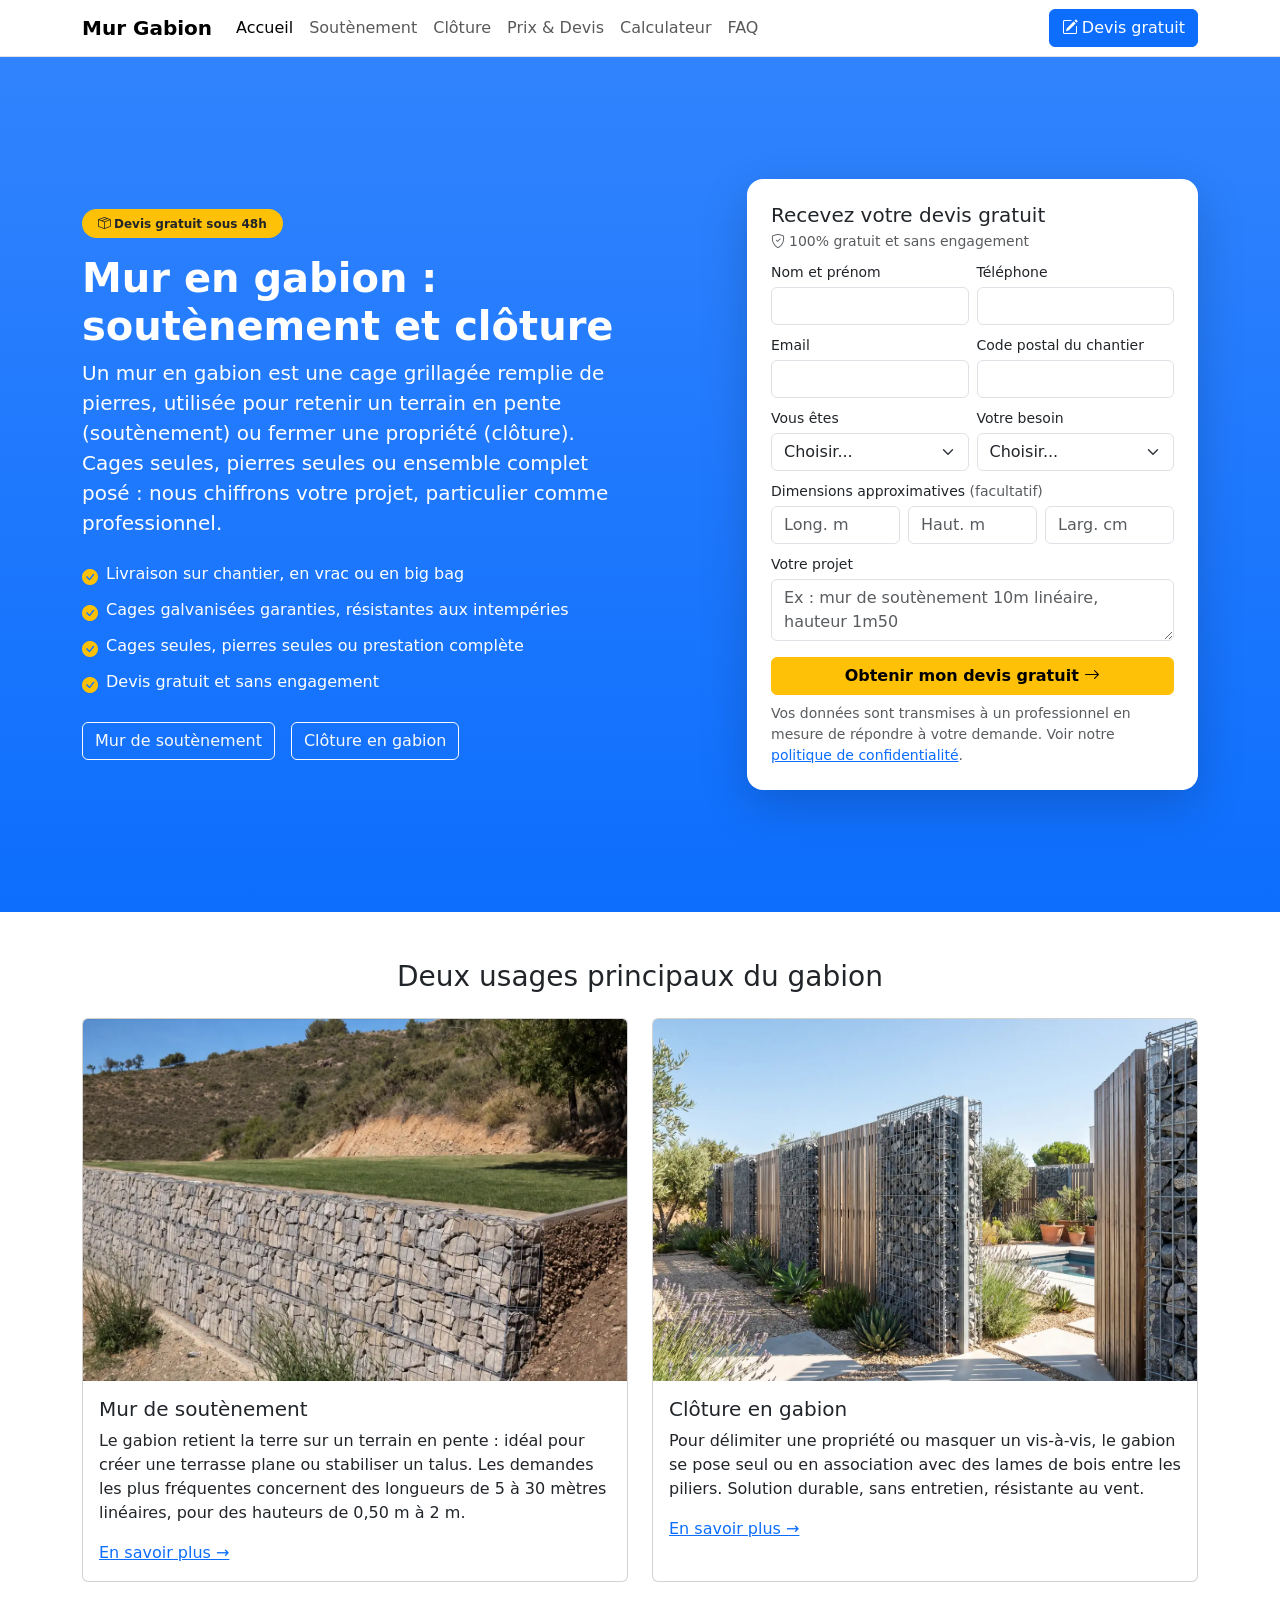
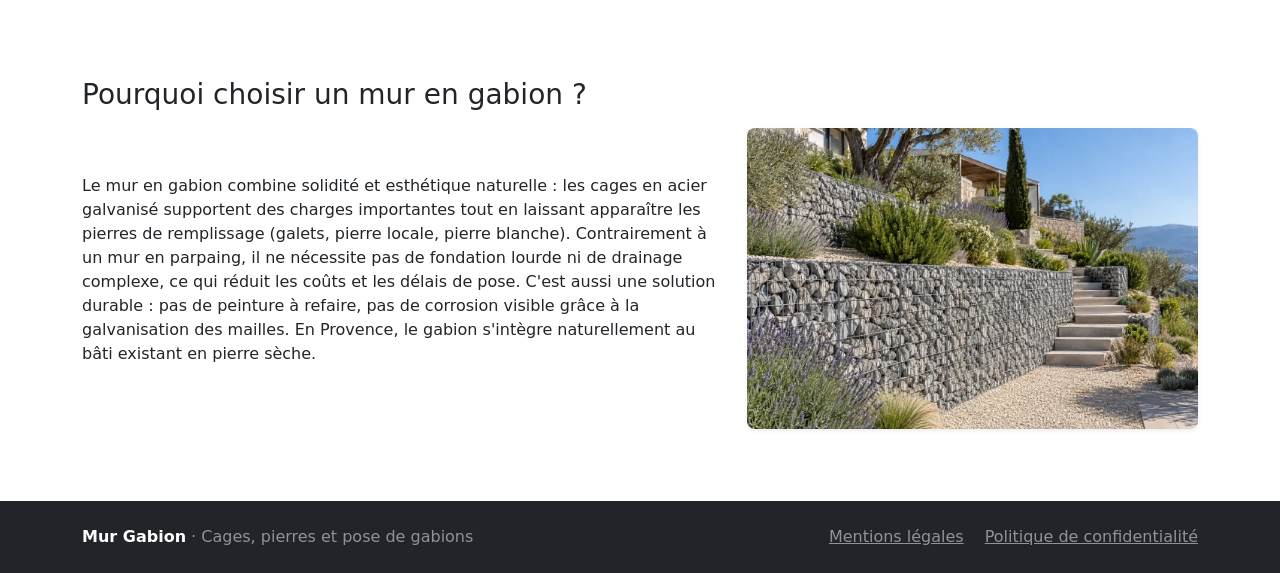
<file: index.html>
<!DOCTYPE html>
<html lang="fr">
<head>
<meta charset="UTF-8">
<meta name="viewport" content="width=device-width, initial-scale=1.0">
<title>Mur en Gabion : Prix, Pose et Devis Gratuit | Mur Gabion</title>
<meta name="description" content="Mur en gabion pour soutènement ou clôture : conseils, prix au mètre linéaire et devis gratuit auprès d'un professionnel.">
<link rel="canonical" href="https://mur-gabion.fr/">
<link href="https://cdn.jsdelivr.net/npm/bootstrap@5.3.3/dist/css/bootstrap.min.css" rel="stylesheet">
<link href="https://cdn.jsdelivr.net/npm/bootstrap-icons@1.11.3/font/bootstrap-icons.css" rel="stylesheet">
<script type="application/ld+json">
{
  "@context": "https://schema.org",
  "@type": "Service",
  "serviceType": "Pose et fourniture de murs en gabion",
  "areaServed": "France",
  "provider": {
    "@type": "Organization",
    "name": "Mur Gabion",
    "url": "https://mur-gabion.fr"
  }
}
</script>
</head>
<body>

<nav class="navbar navbar-expand-lg navbar-light bg-white border-bottom">
  <div class="container">
    <a class="navbar-brand fw-bold" href="/">Mur Gabion</a>
    <button class="navbar-toggler" type="button" data-bs-toggle="collapse" data-bs-target="#nav">
      <span class="navbar-toggler-icon"></span>
    </button>
    <div class="collapse navbar-collapse" id="nav">
      <ul class="navbar-nav me-auto">
        <li class="nav-item"><a class="nav-link active" href="/">Accueil</a></li>
        <li class="nav-item"><a class="nav-link" href="/mur-de-soutenement-en-gabion/">Soutènement</a></li>
        <li class="nav-item"><a class="nav-link" href="/cloture-en-gabion/">Clôture</a></li>
        <li class="nav-item"><a class="nav-link" href="/prix-mur-gabion-devis/">Prix &amp; Devis</a></li>
        <li class="nav-item"><a class="nav-link" href="/calculateur-gabion/">Calculateur</a></li>
        <li class="nav-item"><a class="nav-link" href="/faq-mur-gabion/">FAQ</a></li>
      </ul>
      <a href="#devis" class="btn btn-primary text-nowrap"><i class="bi bi-pencil-square me-1"></i>Devis gratuit</a>
    </div>
  </div>
</nav>

<section class="py-5 bg-primary bg-gradient text-white d-flex align-items-center" style="min-height: 95vh;">
  <div class="container w-100">
    <div class="row align-items-center gy-4">
      <div class="col-lg-6 order-2 order-lg-1">
        <span class="badge rounded-pill bg-warning text-dark px-3 py-2 mb-3"><i class="bi bi-box-seam me-1"></i>Devis gratuit sous 48h</span>
        <h1 class="display-6 fw-bold">Mur en gabion : soutènement et clôture</h1>
        <p class="lead">
          Un mur en gabion est une cage grillagée remplie de pierres, utilisée pour retenir
          un terrain en pente (soutènement) ou fermer une propriété (clôture). Cages seules,
          pierres seules ou ensemble complet posé : nous chiffrons votre projet, particulier
          comme professionnel.
        </p>
        <ul class="list-unstyled mt-4">
          <li class="d-flex align-items-start mb-2"><i class="bi bi-check-circle-fill text-warning me-2 mt-1"></i><span>Livraison sur chantier, en vrac ou en big bag</span></li>
          <li class="d-flex align-items-start mb-2"><i class="bi bi-check-circle-fill text-warning me-2 mt-1"></i><span>Cages galvanisées garanties, résistantes aux intempéries</span></li>
          <li class="d-flex align-items-start mb-2"><i class="bi bi-check-circle-fill text-warning me-2 mt-1"></i><span>Cages seules, pierres seules ou prestation complète</span></li>
          <li class="d-flex align-items-start mb-2"><i class="bi bi-check-circle-fill text-warning me-2 mt-1"></i><span>Devis gratuit et sans engagement</span></li>
        </ul>
        <div class="d-flex gap-3 mt-4">
          <a href="/mur-de-soutenement-en-gabion/" class="btn btn-outline-light">Mur de soutènement</a>
          <a href="/cloture-en-gabion/" class="btn btn-outline-light">Clôture en gabion</a>
        </div>
      </div>
      <div class="col-lg-5 offset-lg-1 order-1 order-lg-2" id="devis">
        <div class="card border-0 shadow-lg rounded-4 sticky-top">
          <div class="card-body p-3 p-lg-4">
            <h2 class="h5 mb-1">Recevez votre devis gratuit</h2>
            <p class="small text-muted mb-2"><i class="bi bi-shield-check me-1"></i>100% gratuit et sans engagement</p>
            <form action="https://api.web3forms.com/submit" method="POST">
              <input type="hidden" name="access_key" value="3280abd3-c7bb-4b3a-826a-b948847861eb">
              <input type="hidden" name="redirect" value="https://mur-gabion.fr/merci/">
              <input type="hidden" name="subject" value="Demande de devis - Mur Gabion (Accueil)">
              <input type="checkbox" name="botcheck" class="d-none" style="display:none;" tabindex="-1" autocomplete="off">
              <div class="row g-2">
                <div class="col-6">
                  <label class="form-label small mb-1">Nom et prénom</label>
                  <input type="text" name="name" class="form-control" required>
                </div>
                <div class="col-6">
                  <label class="form-label small mb-1">Téléphone</label>
                  <input type="tel" name="phone" class="form-control" required>
                </div>
                <div class="col-6">
                  <label class="form-label small mb-1">Email</label>
                  <input type="email" name="email" class="form-control">
                </div>
                <div class="col-6">
                  <label class="form-label small mb-1">Code postal du chantier</label>
                  <input type="text" name="Code postal du chantier" class="form-control" required>
                </div>
                <div class="col-6">
                  <label class="form-label small mb-1">Vous êtes</label>
                  <select name="Vous etes" class="form-select" required>
                    <option value="">Choisir...</option>
                    <option>Particulier</option>
                    <option>Professionnel (maçon, paysagiste, TP, étanchéité)</option>
                  </select>
                </div>
                <div class="col-6">
                  <label class="form-label small mb-1">Votre besoin</label>
                  <select name="Votre besoin" class="form-select" required>
                    <option value="">Choisir...</option>
                    <option>Cages seules</option>
                    <option>Pierres seules</option>
                    <option>Cages + pierres</option>
                    <option>Fourniture + pose</option>
                    <option>Je ne sais pas encore</option>
                  </select>
                </div>
                <div class="col-12">
                  <label class="form-label small mb-1">Dimensions approximatives <span class="text-muted">(facultatif)</span></label>
                  <div class="row g-2">
                    <div class="col-4"><input type="number" step="0.1" min="0" name="Longueur (m)" class="form-control" placeholder="Long. m"></div>
                    <div class="col-4"><input type="number" step="0.1" min="0" name="Hauteur (m)" class="form-control" placeholder="Haut. m"></div>
                    <div class="col-4"><input type="number" step="1" min="0" name="Largeur (cm)" class="form-control" placeholder="Larg. cm"></div>
                  </div>
                </div>
                <div class="col-12">
                  <label class="form-label small mb-1">Votre projet</label>
                  <textarea name="message" class="form-control" rows="2" placeholder="Ex : mur de soutènement 10m linéaire, hauteur 1m50"></textarea>
                </div>
              </div>
              <button type="submit" class="btn btn-warning fw-bold w-100 mt-3">Obtenir mon devis gratuit <i class="bi bi-arrow-right"></i></button>
              <p class="form-text mt-2 mb-0">
                Vos données sont transmises à un professionnel en mesure de répondre à votre demande.
                Voir notre <a href="/politique-de-confidentialite/">politique de confidentialité</a>.
              </p>
            </form>
          </div>
        </div>
      </div>
    </div>
  </div>
</section>

<div class="container d-flex flex-column">
  <section class="py-5 order-2">
    <h2 class="h3 mb-3">Pourquoi choisir un mur en gabion ?</h2>
    <div class="row align-items-center g-4">
      <div class="col-lg-7">        <p>
          Le mur en gabion combine solidité et esthétique naturelle : les cages en acier galvanisé
          supportent des charges importantes tout en laissant apparaître les pierres de remplissage
          (galets, pierre locale, pierre blanche). Contrairement à un mur en parpaing, il ne nécessite
          pas de fondation lourde ni de drainage complexe, ce qui réduit les coûts et les délais de
          pose. C'est aussi une solution durable : pas de peinture à refaire, pas de corrosion visible
          grâce à la galvanisation des mailles. En Provence, le gabion s'intègre naturellement
          au bâti existant en pierre sèche.
        </p>
  
      </div>
      <div class="col-lg-5">
        <img src="/img/mur-gabion-jardin-terrasse-escalier-provence.webp" width="1200" height="800" alt="Mur en gabion de soutènement le long d&#x27;un escalier de jardin en terrasses, entre lavandes et oliviers" class="img-fluid rounded-3 shadow-sm w-100" loading="lazy">
      </div>
    </div>
  </section>

  <section class="py-5 order-1">
    <h2 class="h3 mb-4 text-center">Deux usages principaux du gabion</h2>
    <div class="row g-4">
      <div class="col-md-6">
        <div class="card h-100">
          <img src="/img/mur-soutenement-gabion-talus-pelouse.webp" width="1200" height="800" alt="Mur de soutènement en gabion retenant une pelouse en haut d&#x27;un talus" class="card-img-top h-auto" loading="lazy">
          <div class="card-body">
            <h3 class="h5">Mur de soutènement</h3>
            <p>
              Le gabion retient la terre sur un terrain en pente : idéal pour créer une terrasse
              plane ou stabiliser un talus. Les demandes les plus fréquentes concernent des
              longueurs de 5 à 30 mètres linéaires, pour des hauteurs de 0,50 m à 2 m.
            </p>
            <a href="/mur-de-soutenement-en-gabion/">En savoir plus &rarr;</a>
          </div>
        </div>
      </div>
      <div class="col-md-6">
        <div class="card h-100">
          <img src="/img/cloture-gabion-lames-bois-jardin.webp" width="1400" height="933" alt="Clôture composée de piliers en gabion et de panneaux de lames de bois dans un jardin d&#x27;oliviers" class="card-img-top h-auto" loading="lazy">
          <div class="card-body">
            <h3 class="h5">Clôture en gabion</h3>
            <p>
              Pour délimiter une propriété ou masquer un vis-à-vis, le gabion se pose seul ou en
              association avec des lames de bois entre les piliers. Solution durable, sans
              entretien, résistante au vent.
            </p>
            <a href="/cloture-en-gabion/">En savoir plus &rarr;</a>
          </div>
        </div>
      </div>
    </div>
  </section>
</div>

<footer class="bg-dark text-white-50 py-4 mt-4">
  <div class="container d-flex flex-wrap justify-content-between gap-3">
    <div>
      <strong class="text-white">Mur Gabion</strong> · Cages, pierres et pose de gabions
    </div>
    <div>
      <a href="/mentions-legales/" class="text-white-50 me-3">Mentions légales</a>
      <a href="/politique-de-confidentialite/" class="text-white-50">Politique de confidentialité</a>
    </div>
  </div>
</footer>

<script src="https://cdn.jsdelivr.net/npm/bootstrap@5.3.3/dist/js/bootstrap.bundle.min.js"></script>
</body>
</html>
</file>
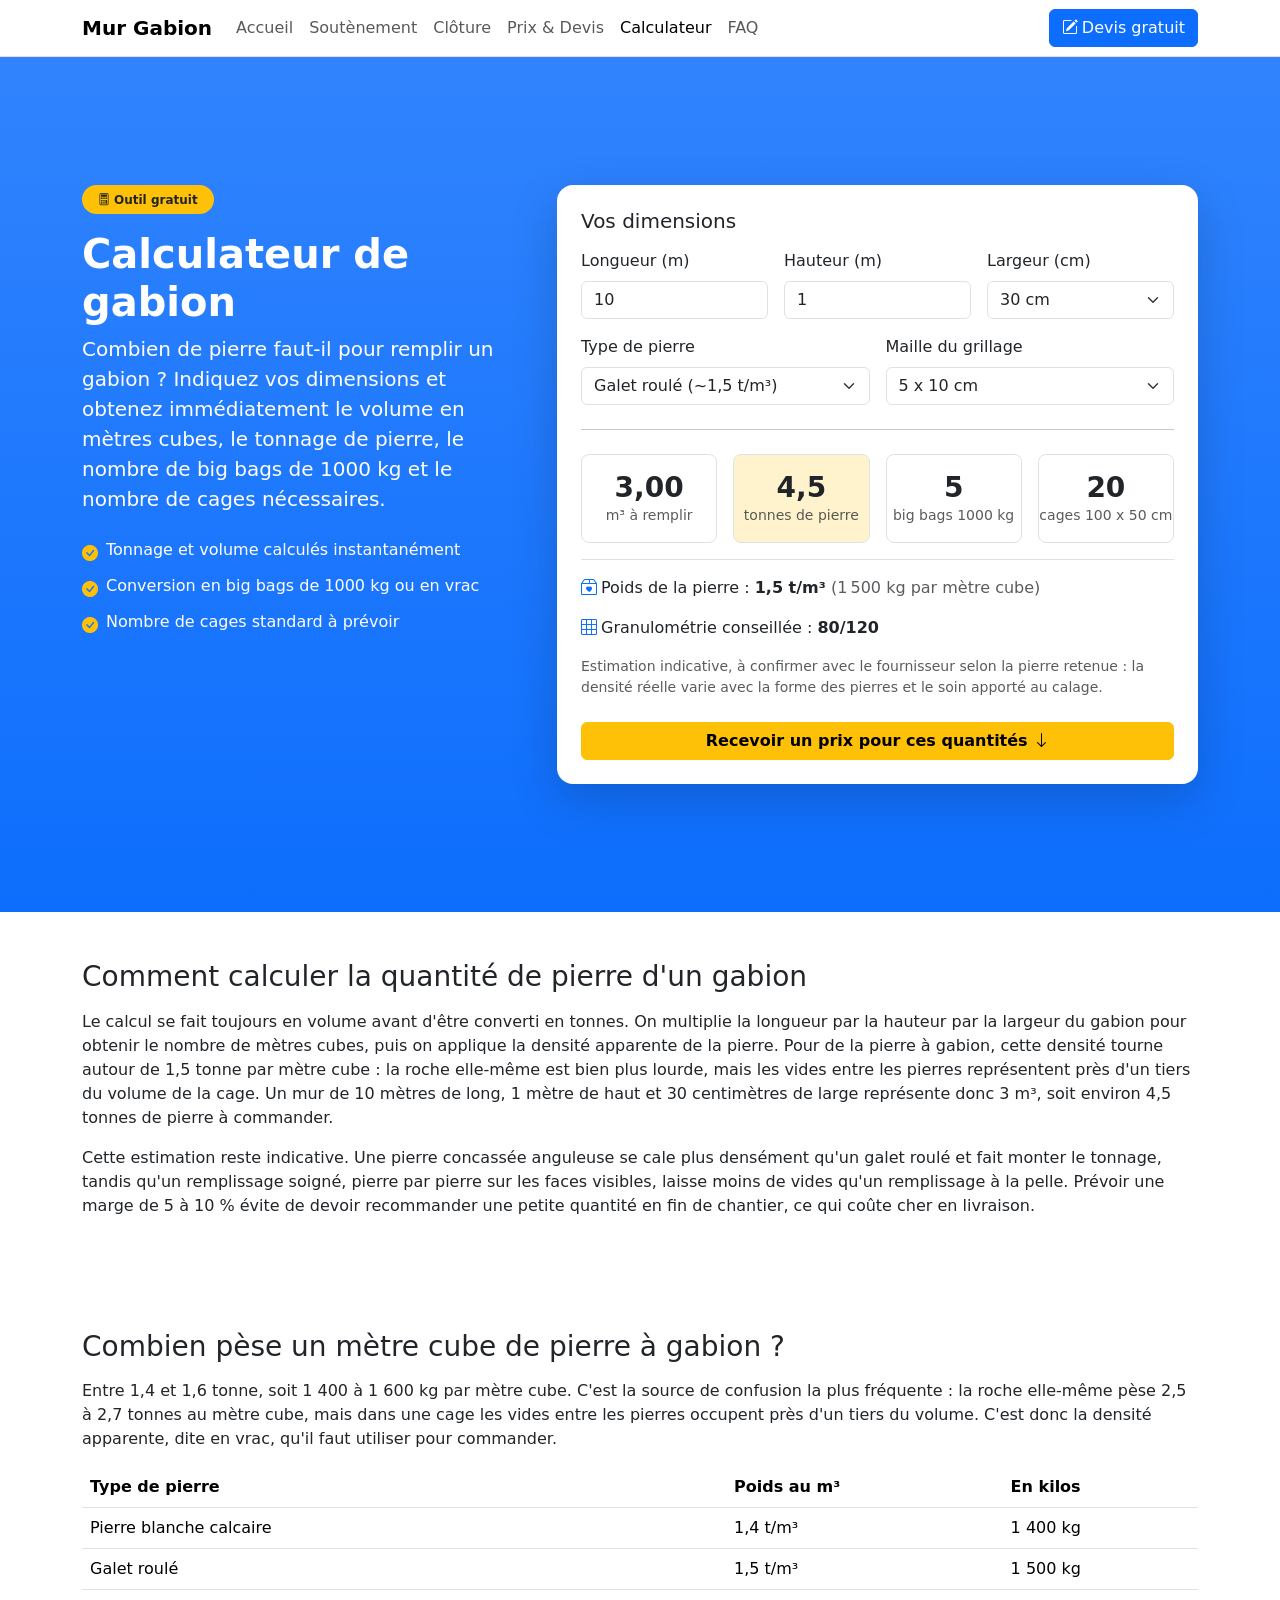
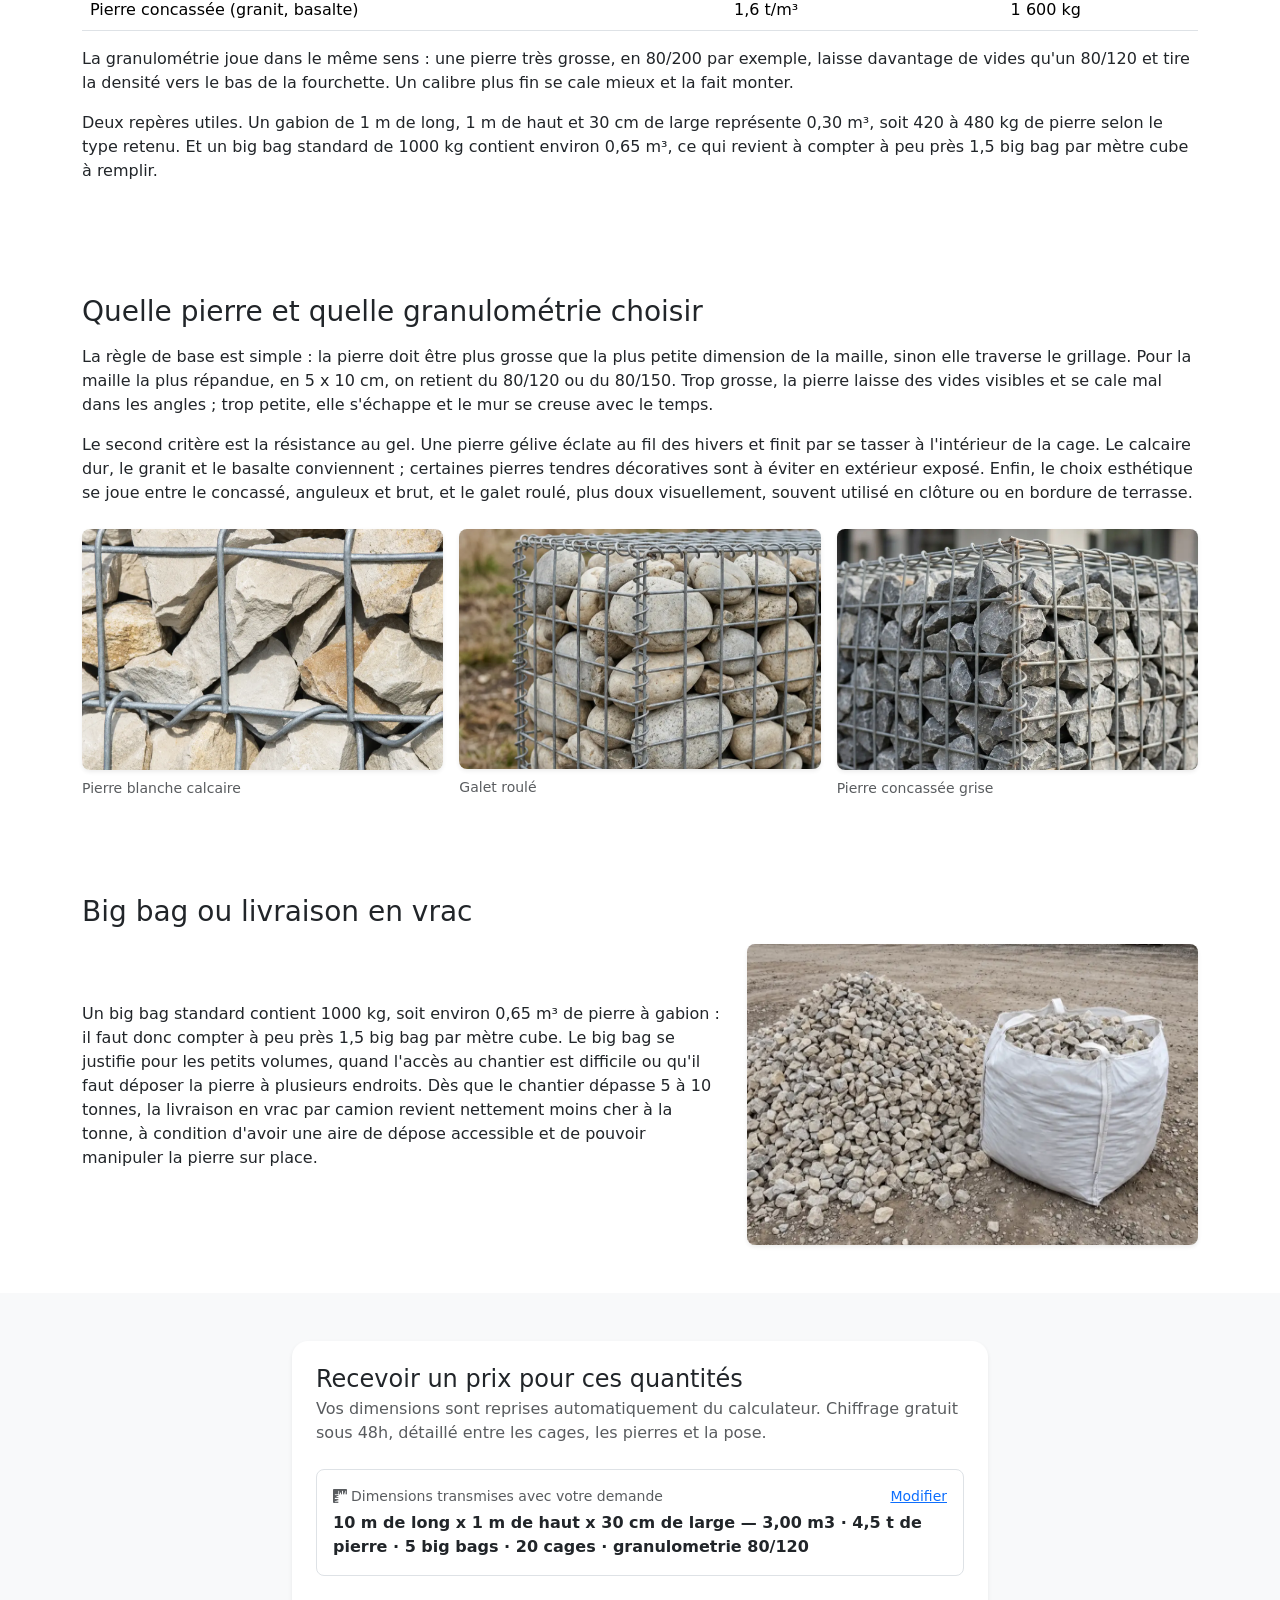
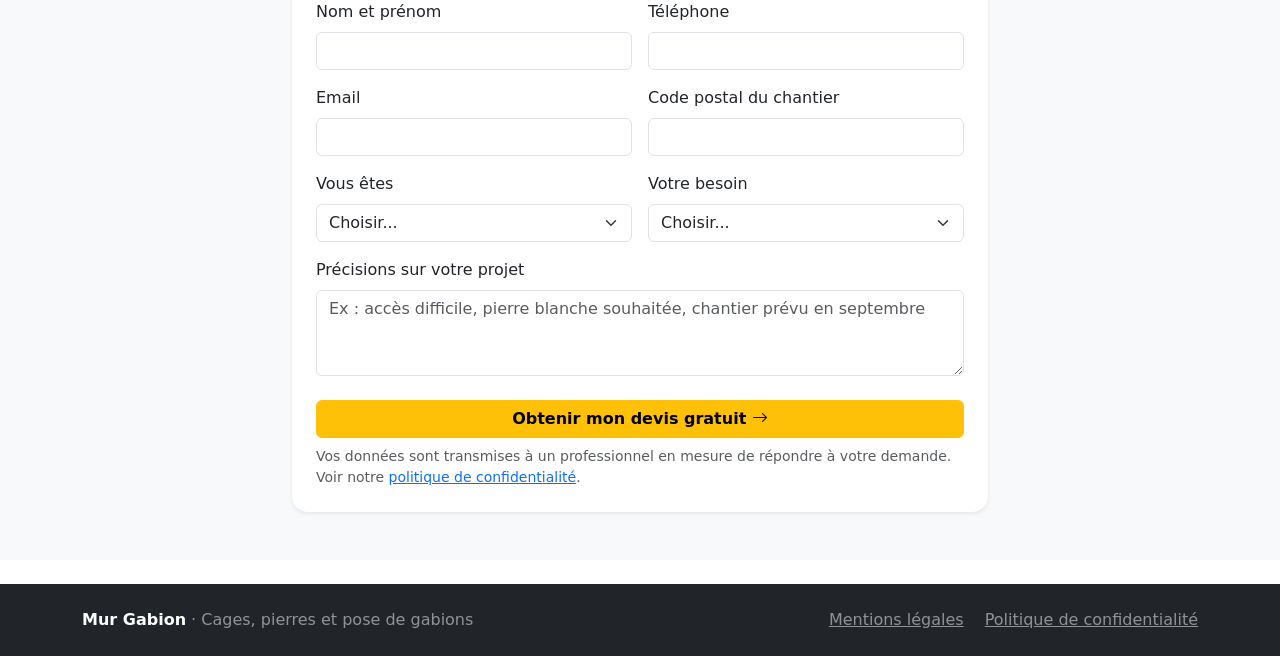
<file: calculateur-gabion/index.html>
<!DOCTYPE html>
<html lang="fr">
<head>
<meta charset="UTF-8">
<meta name="viewport" content="width=device-width, initial-scale=1.0">
<title>Calculateur Gabion : Quantité de Pierre, Tonnage et Cages | Mur Gabion</title>
<meta name="description" content="Calculez la quantité de pierre pour remplir un gabion : volume en m3, tonnage, nombre de big bags de 1000 kg et nombre de cages, a partir de vos dimensions.">
<link rel="canonical" href="https://mur-gabion.fr/calculateur-gabion/">
<link href="https://cdn.jsdelivr.net/npm/bootstrap@5.3.3/dist/css/bootstrap.min.css" rel="stylesheet">
<link href="https://cdn.jsdelivr.net/npm/bootstrap-icons@1.11.3/font/bootstrap-icons.css" rel="stylesheet">
<script type="application/ld+json">
{
  "@context": "https://schema.org",
  "@type": "FAQPage",
  "mainEntity": [
    {
      "@type": "Question",
      "name": "Quelle quantité de pierre pour remplir un gabion ?",
      "acceptedAnswer": {
        "@type": "Answer",
        "text": "La quantité se calcule en volume : longueur x hauteur x largeur du gabion donne le nombre de mètres cubes à remplir. On convertit ensuite ce volume en tonnes en appliquant une densité apparente d'environ 1,5 tonne par mètre cube pour de la pierre à gabion. Un gabion de 10 m de long, 1 m de haut et 30 cm de large représente 3 m3, soit environ 4,5 tonnes de pierre."
      }
    },
    {
      "@type": "Question",
      "name": "Combien pèse un mètre cube de pierre à gabion ?",
      "acceptedAnswer": {
        "@type": "Answer",
        "text": "Entre 1,4 et 1,6 tonne par mètre cube, soit 1 400 à 1 600 kg. La roche elle-même pèse 2,5 à 2,7 tonnes au mètre cube, mais dans une cage les vides entre les pierres occupent près d'un tiers du volume : c'est donc la densité apparente qu'il faut retenir. On compte 1,4 t/m3 pour de la pierre blanche calcaire, 1,5 t/m3 pour du galet roulé et 1,6 t/m3 pour de la pierre concassée."
      }
    },
    {
      "@type": "Question",
      "name": "Quelle pierre mettre dans un gabion ?",
      "acceptedAnswer": {
        "@type": "Answer",
        "text": "Il faut une pierre non gélive et calibrée plus grosse que la maille du grillage. Les pierres les plus utilisées sont le calcaire concassé, le galet roulé et la pierre blanche décorative. Le concassé se cale mieux et se tasse moins, le galet roulé donne un rendu plus lisse mais laisse davantage de vides."
      }
    },
    {
      "@type": "Question",
      "name": "Quelle granulométrie choisir pour un gabion ?",
      "acceptedAnswer": {
        "@type": "Answer",
        "text": "La granulométrie doit toujours dépasser la plus petite dimension de la maille. Pour une maille courante de 5 x 10 cm, on utilise du 80/120 ou du 80/150. Une pierre trop petite traverse le grillage, une pierre trop grosse laisse des vides visibles et se cale mal dans les angles."
      }
    },
    {
      "@type": "Question",
      "name": "Combien de big bags de 1000 kg faut-il pour un gabion ?",
      "acceptedAnswer": {
        "@type": "Answer",
        "text": "Un big bag standard contient 1000 kg, soit environ 0,65 m3 de pierre à gabion. Il faut donc compter environ 1,5 big bag par mètre cube de gabion à remplir. Au-dela de 5 à 10 tonnes, la livraison en vrac revient généralement moins cher que le big bag."
      }
    }
  ]
}
</script>
</head>
<body>

<nav class="navbar navbar-expand-lg navbar-light bg-white border-bottom">
  <div class="container">
    <a class="navbar-brand fw-bold" href="/">Mur Gabion</a>
    <button class="navbar-toggler" type="button" data-bs-toggle="collapse" data-bs-target="#nav">
      <span class="navbar-toggler-icon"></span>
    </button>
    <div class="collapse navbar-collapse" id="nav">
      <ul class="navbar-nav me-auto">
        <li class="nav-item"><a class="nav-link" href="/">Accueil</a></li>
        <li class="nav-item"><a class="nav-link" href="/mur-de-soutenement-en-gabion/">Soutènement</a></li>
        <li class="nav-item"><a class="nav-link" href="/cloture-en-gabion/">Clôture</a></li>
        <li class="nav-item"><a class="nav-link" href="/prix-mur-gabion-devis/">Prix &amp; Devis</a></li>
        <li class="nav-item"><a class="nav-link active" href="/calculateur-gabion/">Calculateur</a></li>
        <li class="nav-item"><a class="nav-link" href="/faq-mur-gabion/">FAQ</a></li>
      </ul>
      <a href="#devis" class="btn btn-primary text-nowrap"><i class="bi bi-pencil-square me-1"></i>Devis gratuit</a>
    </div>
  </div>
</nav>

<section class="py-5 bg-primary bg-gradient text-white d-flex align-items-center" style="min-height: 95vh;">
  <div class="container w-100">
    <div class="row align-items-start gy-4">
      <div class="col-lg-5">
        <span class="badge rounded-pill bg-warning text-dark px-3 py-2 mb-3"><i class="bi bi-calculator me-1"></i>Outil gratuit</span>
        <h1 class="display-6 fw-bold">Calculateur de gabion</h1>
        <p class="lead">
          Combien de pierre faut-il pour remplir un gabion ? Indiquez vos dimensions et obtenez
          immédiatement le volume en mètres cubes, le tonnage de pierre, le nombre de big bags
          de 1000 kg et le nombre de cages nécessaires.
        </p>
        <ul class="list-unstyled mt-4">
          <li class="d-flex align-items-start mb-2"><i class="bi bi-check-circle-fill text-warning me-2 mt-1"></i><span>Tonnage et volume calculés instantanément</span></li>
          <li class="d-flex align-items-start mb-2"><i class="bi bi-check-circle-fill text-warning me-2 mt-1"></i><span>Conversion en big bags de 1000 kg ou en vrac</span></li>
          <li class="d-flex align-items-start mb-2"><i class="bi bi-check-circle-fill text-warning me-2 mt-1"></i><span>Nombre de cages standard à prévoir</span></li>
        </ul>
      </div>

      <div class="col-lg-7">
        <div class="card border-0 shadow-lg rounded-4">
          <div class="card-body p-4">
            <h2 class="h5 mb-3">Vos dimensions</h2>

            <div class="row g-3">
              <div class="col-sm-4">
                <label class="form-label" for="calc-longueur">Longueur (m)</label>
                <input type="number" step="0.1" min="0" value="10" id="calc-longueur" class="form-control">
              </div>
              <div class="col-sm-4">
                <label class="form-label" for="calc-hauteur">Hauteur (m)</label>
                <input type="number" step="0.1" min="0" value="1" id="calc-hauteur" class="form-control">
              </div>
              <div class="col-sm-4">
                <label class="form-label" for="calc-largeur">Largeur (cm)</label>
                <select id="calc-largeur" class="form-select">
                  <option value="10">10 cm (clôture fine)</option>
                  <option value="20">20 cm</option>
                  <option value="30" selected>30 cm</option>
                  <option value="40">40 cm</option>
                  <option value="50">50 cm (soutènement)</option>
                </select>
              </div>
              <div class="col-sm-6">
                <label class="form-label" for="calc-pierre">Type de pierre</label>
                <select id="calc-pierre" class="form-select">
                  <option value="1.4">Pierre blanche calcaire (~1,4 t/m³)</option>
                  <option value="1.5" selected>Galet roulé (~1,5 t/m³)</option>
                  <option value="1.6">Pierre concassée (~1,6 t/m³)</option>
                </select>
              </div>
              <div class="col-sm-6">
                <label class="form-label" for="calc-maille">Maille du grillage</label>
                <select id="calc-maille" class="form-select">
                  <option value="80/120" selected>5 x 10 cm</option>
                  <option value="100/200">10 x 10 cm</option>
                  <option value="60/90">5 x 5 cm</option>
                </select>
              </div>
            </div>

            <hr class="my-4">

            <div class="row g-3 text-center">
              <div class="col-6 col-lg-3">
                <div class="border rounded-3 py-3 h-100">
                  <div class="h3 fw-bold mb-0" id="out-volume">3,00</div>
                  <div class="small text-muted">m³ à remplir</div>
                </div>
              </div>
              <div class="col-6 col-lg-3">
                <div class="border rounded-3 py-3 h-100 bg-warning-subtle">
                  <div class="h3 fw-bold mb-0" id="out-tonnage">4,5</div>
                  <div class="small text-muted">tonnes de pierre</div>
                </div>
              </div>
              <div class="col-6 col-lg-3">
                <div class="border rounded-3 py-3 h-100">
                  <div class="h3 fw-bold mb-0" id="out-bigbags">5</div>
                  <div class="small text-muted">big bags 1000 kg</div>
                </div>
              </div>
              <div class="col-6 col-lg-3">
                <div class="border rounded-3 py-3 h-100">
                  <div class="h3 fw-bold mb-0" id="out-cages">20</div>
                  <div class="small text-muted">cages 100 x 50 cm</div>
                </div>
              </div>
            </div>

            <div class="d-flex flex-wrap gap-3 justify-content-between align-items-center border-top mt-3 pt-3">
              <span><i class="bi bi-box2-heart me-1 text-primary"></i>Poids de la pierre :
                <strong id="out-densite">1,5 t/m³</strong>
                <span class="text-muted">(<span id="out-densite-kg">1 500</span> kg par mètre cube)</span>
              </span>
              <span><i class="bi bi-grid-3x3 me-1 text-primary"></i>Granulométrie conseillée :
                <strong id="out-granulo">80/120</strong>
              </span>
            </div>

            <p class="form-text mt-3 mb-0">
              Estimation indicative, à confirmer avec le fournisseur selon la pierre retenue :
              la densité réelle varie avec la forme des pierres et le soin apporté au calage.
            </p>

            <a href="#devis" class="btn btn-warning fw-bold w-100 mt-4">
              Recevoir un prix pour ces quantités <i class="bi bi-arrow-down"></i>
            </a>
          </div>
        </div>
      </div>
    </div>
  </div>
</section>

<div class="container d-flex flex-column">
  <section class="py-5">
    <h2 class="h3 mb-3">Comment calculer la quantité de pierre d'un gabion</h2>
    <p>
      Le calcul se fait toujours en volume avant d'être converti en tonnes. On multiplie la
      longueur par la hauteur par la largeur du gabion pour obtenir le nombre de mètres cubes,
      puis on applique la densité apparente de la pierre. Pour de la pierre à gabion, cette
      densité tourne autour de 1,5 tonne par mètre cube : la roche elle-même est bien plus
      lourde, mais les vides entre les pierres représentent près d'un tiers du volume de la cage.
      Un mur de 10 mètres de long, 1 mètre de haut et 30 centimètres de large représente donc
      3 m³, soit environ 4,5 tonnes de pierre à commander.
    </p>
    <p>
      Cette estimation reste indicative. Une pierre concassée anguleuse se cale plus densément
      qu'un galet roulé et fait monter le tonnage, tandis qu'un remplissage soigné, pierre par
      pierre sur les faces visibles, laisse moins de vides qu'un remplissage à la pelle. Prévoir
      une marge de 5 à 10 % évite de devoir recommander une petite quantité en fin de chantier,
      ce qui coûte cher en livraison.
    </p>
  </section>

  <section class="py-5">
    <h2 class="h3 mb-3">Combien pèse un mètre cube de pierre à gabion ?</h2>
    <p>
      Entre 1,4 et 1,6 tonne, soit 1 400 à 1 600 kg par mètre cube. C'est la source de confusion
      la plus fréquente : la roche elle-même pèse 2,5 à 2,7 tonnes au mètre cube, mais dans une
      cage les vides entre les pierres occupent près d'un tiers du volume. C'est donc la densité
      apparente, dite en vrac, qu'il faut utiliser pour commander.
    </p>
    <div class="table-responsive">
      <table class="table align-middle">
        <thead>
          <tr>
            <th scope="col">Type de pierre</th>
            <th scope="col">Poids au m³</th>
            <th scope="col">En kilos</th>
          </tr>
        </thead>
        <tbody>
          <tr>
            <td>Pierre blanche calcaire</td>
            <td>1,4 t/m³</td>
            <td>1 400 kg</td>
          </tr>
          <tr>
            <td>Galet roulé</td>
            <td>1,5 t/m³</td>
            <td>1 500 kg</td>
          </tr>
          <tr>
            <td>Pierre concassée (granit, basalte)</td>
            <td>1,6 t/m³</td>
            <td>1 600 kg</td>
          </tr>
        </tbody>
      </table>
    </div>
    <p>
      La granulométrie joue dans le même sens : une pierre très grosse, en 80/200 par exemple,
      laisse davantage de vides qu'un 80/120 et tire la densité vers le bas de la fourchette.
      Un calibre plus fin se cale mieux et la fait monter.
    </p>
    <p>
      Deux repères utiles. Un gabion de 1 m de long, 1 m de haut et 30 cm de large représente
      0,30 m³, soit 420 à 480 kg de pierre selon le type retenu. Et un big bag standard de
      1000 kg contient environ 0,65 m³, ce qui revient à compter à peu près 1,5 big bag par
      mètre cube à remplir.
    </p>
  </section>

  <section class="py-5">
    <h2 class="h3 mb-3">Quelle pierre et quelle granulométrie choisir</h2>
    <p>
      La règle de base est simple : la pierre doit être plus grosse que la plus petite dimension
      de la maille, sinon elle traverse le grillage. Pour la maille la plus répandue, en
      5 x 10 cm, on retient du 80/120 ou du 80/150. Trop grosse, la pierre laisse des vides
      visibles et se cale mal dans les angles ; trop petite, elle s'échappe et le mur se creuse
      avec le temps.
    </p>
    <p>
      Le second critère est la résistance au gel. Une pierre gélive éclate au fil des hivers et
      finit par se tasser à l'intérieur de la cage. Le calcaire dur, le granit et le basalte
      conviennent ; certaines pierres tendres décoratives sont à éviter en extérieur exposé.
      Enfin, le choix esthétique se joue entre le concassé, anguleux et brut, et le galet roulé,
      plus doux visuellement, souvent utilisé en clôture ou en bordure de terrasse.
    </p>
    <div class="mt-4">
    <div class="row g-3">
      <figure class="col-md-4 mb-0">
        <img src="/img/pierre-blanche-calcaire-gabion-gros-plan.webp" width="1200" height="800" alt="Gros plan sur de la pierre blanche calcaire retenue par le grillage d&#x27;un gabion" class="img-fluid rounded-3 shadow-sm w-100" loading="lazy">
        <figcaption class="small text-muted mt-2">Pierre blanche calcaire</figcaption>
      </figure>
      <figure class="col-md-4 mb-0">
        <img src="/img/galets-roules-gabion-gros-plan.webp" width="1000" height="666" alt="Cage de gabion remplie de galets roulés, vue de près" class="img-fluid rounded-3 shadow-sm w-100" loading="lazy">
        <figcaption class="small text-muted mt-2">Galet roulé</figcaption>
      </figure>
      <figure class="col-md-4 mb-0">
        <img src="/img/pierre-concassee-grise-gabion-gros-plan.webp" width="1200" height="800" alt="Cage de gabion remplie de pierre concassée grise, vue de près" class="img-fluid rounded-3 shadow-sm w-100" loading="lazy">
        <figcaption class="small text-muted mt-2">Pierre concassée grise</figcaption>
      </figure>
    </div>
  </div>
  </section>

  <section class="py-5">
    <h2 class="h3 mb-3">Big bag ou livraison en vrac</h2>
    <div class="row align-items-center g-4">
      <div class="col-lg-7">        <p>
          Un big bag standard contient 1000 kg, soit environ 0,65 m³ de pierre à gabion : il faut
          donc compter à peu près 1,5 big bag par mètre cube. Le big bag se justifie pour les petits
          volumes, quand l'accès au chantier est difficile ou qu'il faut déposer la pierre à
          plusieurs endroits. Dès que le chantier dépasse 5 à 10 tonnes, la livraison en vrac par
          camion revient nettement moins cher à la tonne, à condition d'avoir une aire de dépose
          accessible et de pouvoir manipuler la pierre sur place.
        </p>
  
      </div>
      <div class="col-lg-5">
        <img src="/img/pierre-gabion-tas-et-big-bag.webp" width="1000" height="666" alt="Tas de pierre à gabion et big bag de livraison" class="img-fluid rounded-3 shadow-sm w-100" loading="lazy">
      </div>
    </div>
  </section>
</div>

<section class="py-5 bg-light" id="devis">
  <div class="container" style="max-width: 720px;">
    <div class="card border-0 shadow-sm rounded-4">
      <div class="card-body p-4">
        <h2 class="h4 mb-1">Recevoir un prix pour ces quantités</h2>
        <p class="text-muted mb-4">
          Vos dimensions sont reprises automatiquement du calculateur. Chiffrage gratuit sous 48h,
          détaillé entre les cages, les pierres et la pose.
        </p>
        <form action="https://api.web3forms.com/submit" method="POST">
          <input type="hidden" name="access_key" value="3280abd3-c7bb-4b3a-826a-b948847861eb">
          <input type="hidden" name="redirect" value="https://mur-gabion.fr/merci/">
          <input type="hidden" name="subject" value="Demande de devis - Calculateur gabion">
          <input type="checkbox" name="botcheck" class="d-none" style="display:none;" tabindex="-1" autocomplete="off">
          <input type="hidden" name="Estimation calculateur" id="calc-estimation" value="">
          <div class="border rounded-3 p-3 mb-4 bg-white">
            <div class="d-flex justify-content-between align-items-center flex-wrap gap-2">
              <span class="small text-muted"><i class="bi bi-rulers me-1"></i>Dimensions transmises avec votre demande</span>
              <a href="#" class="small" id="calc-modifier">Modifier</a>
            </div>
            <div class="fw-bold mt-1" id="calc-recap"></div>
          </div>
          <div class="row g-3">
            <div class="col-md-6">
              <label class="form-label">Nom et prénom</label>
              <input type="text" name="name" class="form-control" required>
            </div>
            <div class="col-md-6">
              <label class="form-label">Téléphone</label>
              <input type="tel" name="phone" class="form-control" required>
            </div>
            <div class="col-md-6">
              <label class="form-label">Email</label>
              <input type="email" name="email" class="form-control">
            </div>
            <div class="col-md-6">
              <label class="form-label">Code postal du chantier</label>
              <input type="text" name="Code postal du chantier" class="form-control" required>
            </div>
            <div class="col-md-6">
              <label class="form-label">Vous êtes</label>
              <select name="Vous etes" class="form-select" required>
                <option value="">Choisir...</option>
                <option>Particulier</option>
                <option>Professionnel (maçon, paysagiste, TP, étanchéité)</option>
              </select>
            </div>
            <div class="col-md-6">
              <label class="form-label">Votre besoin</label>
              <select name="Votre besoin" class="form-select" required>
                <option value="">Choisir...</option>
                <option>Cages seules</option>
                <option>Pierres seules</option>
                <option>Cages + pierres</option>
                <option>Fourniture + pose</option>
                <option>Je ne sais pas encore</option>
              </select>
            </div>
            <div class="col-12">
              <label class="form-label">Précisions sur votre projet</label>
              <textarea name="message" class="form-control" rows="3" placeholder="Ex : accès difficile, pierre blanche souhaitée, chantier prévu en septembre"></textarea>
            </div>
          </div>
          <button type="submit" class="btn btn-warning fw-bold w-100 mt-4">Obtenir mon devis gratuit <i class="bi bi-arrow-right"></i></button>
          <p class="form-text mt-2 mb-0">
            Vos données sont transmises à un professionnel en mesure de répondre à votre demande.
            Voir notre <a href="/politique-de-confidentialite/">politique de confidentialité</a>.
          </p>
        </form>
      </div>
    </div>
  </div>
</section>

<footer class="bg-dark text-white-50 py-4 mt-4">
  <div class="container d-flex flex-wrap justify-content-between gap-3">
    <div>
      <strong class="text-white">Mur Gabion</strong> · Cages, pierres et pose de gabions
    </div>
    <div>
      <a href="/mentions-legales/" class="text-white-50 me-3">Mentions légales</a>
      <a href="/politique-de-confidentialite/" class="text-white-50">Politique de confidentialité</a>
    </div>
  </div>
</footer>

<script src="https://cdn.jsdelivr.net/npm/bootstrap@5.3.3/dist/js/bootstrap.bundle.min.js"></script>
<script>
(function () {
  var BIGBAG_KG = 1000;
  var CAGE_L = 1.0;   // metres
  var CAGE_H = 0.5;   // metres

  var inputs = ['calc-longueur', 'calc-hauteur', 'calc-largeur', 'calc-pierre', 'calc-maille']
    .map(function (id) { return document.getElementById(id); });

  function fr(n, decimals) {
    return n.toFixed(decimals).replace('.', ',');
  }

  function update() {
    var longueur = parseFloat(document.getElementById('calc-longueur').value) || 0;
    var hauteur = parseFloat(document.getElementById('calc-hauteur').value) || 0;
    var largeur = parseFloat(document.getElementById('calc-largeur').value) / 100;
    var densite = parseFloat(document.getElementById('calc-pierre').value);
    var granulo = document.getElementById('calc-maille').value;

    var volume = longueur * hauteur * largeur;
    var tonnes = volume * densite;
    var bigbags = Math.ceil(tonnes * 1000 / BIGBAG_KG);
    var cages = Math.ceil(longueur / CAGE_L) * Math.ceil(hauteur / CAGE_H);

    document.getElementById('out-volume').textContent = fr(volume, 2);
    document.getElementById('out-tonnage').textContent = fr(tonnes, 1);
    document.getElementById('out-bigbags').textContent = bigbags;
    document.getElementById('out-cages').textContent = cages;
    document.getElementById('out-granulo').textContent = granulo;
    document.getElementById('out-densite').textContent = fr(densite, 1) + ' t/m\u00b3';
    document.getElementById('out-densite-kg').textContent =
      (densite * 1000).toLocaleString('fr-FR');

    var recap =
      String(longueur).replace('.', ',') + ' m de long x ' +
      String(hauteur).replace('.', ',') + ' m de haut x ' + (largeur * 100) + ' cm de large' +
      ' — ' + fr(volume, 2) + ' m3 · ' + fr(tonnes, 1) + ' t de pierre · ' +
      bigbags + ' big bags · ' + cages + ' cages · granulometrie ' + granulo;

    document.getElementById('calc-estimation').value = recap;
    document.getElementById('calc-recap').textContent = recap;
  }

  document.getElementById('calc-modifier').addEventListener('click', function (e) {
    e.preventDefault();
    document.getElementById('calc-longueur').scrollIntoView({ behavior: 'smooth', block: 'center' });
    document.getElementById('calc-longueur').focus();
  });

  inputs.forEach(function (el) {
    el.addEventListener('input', update);
    el.addEventListener('change', update);
  });

  update();
})();
</script>
</body>
</html>
</file>
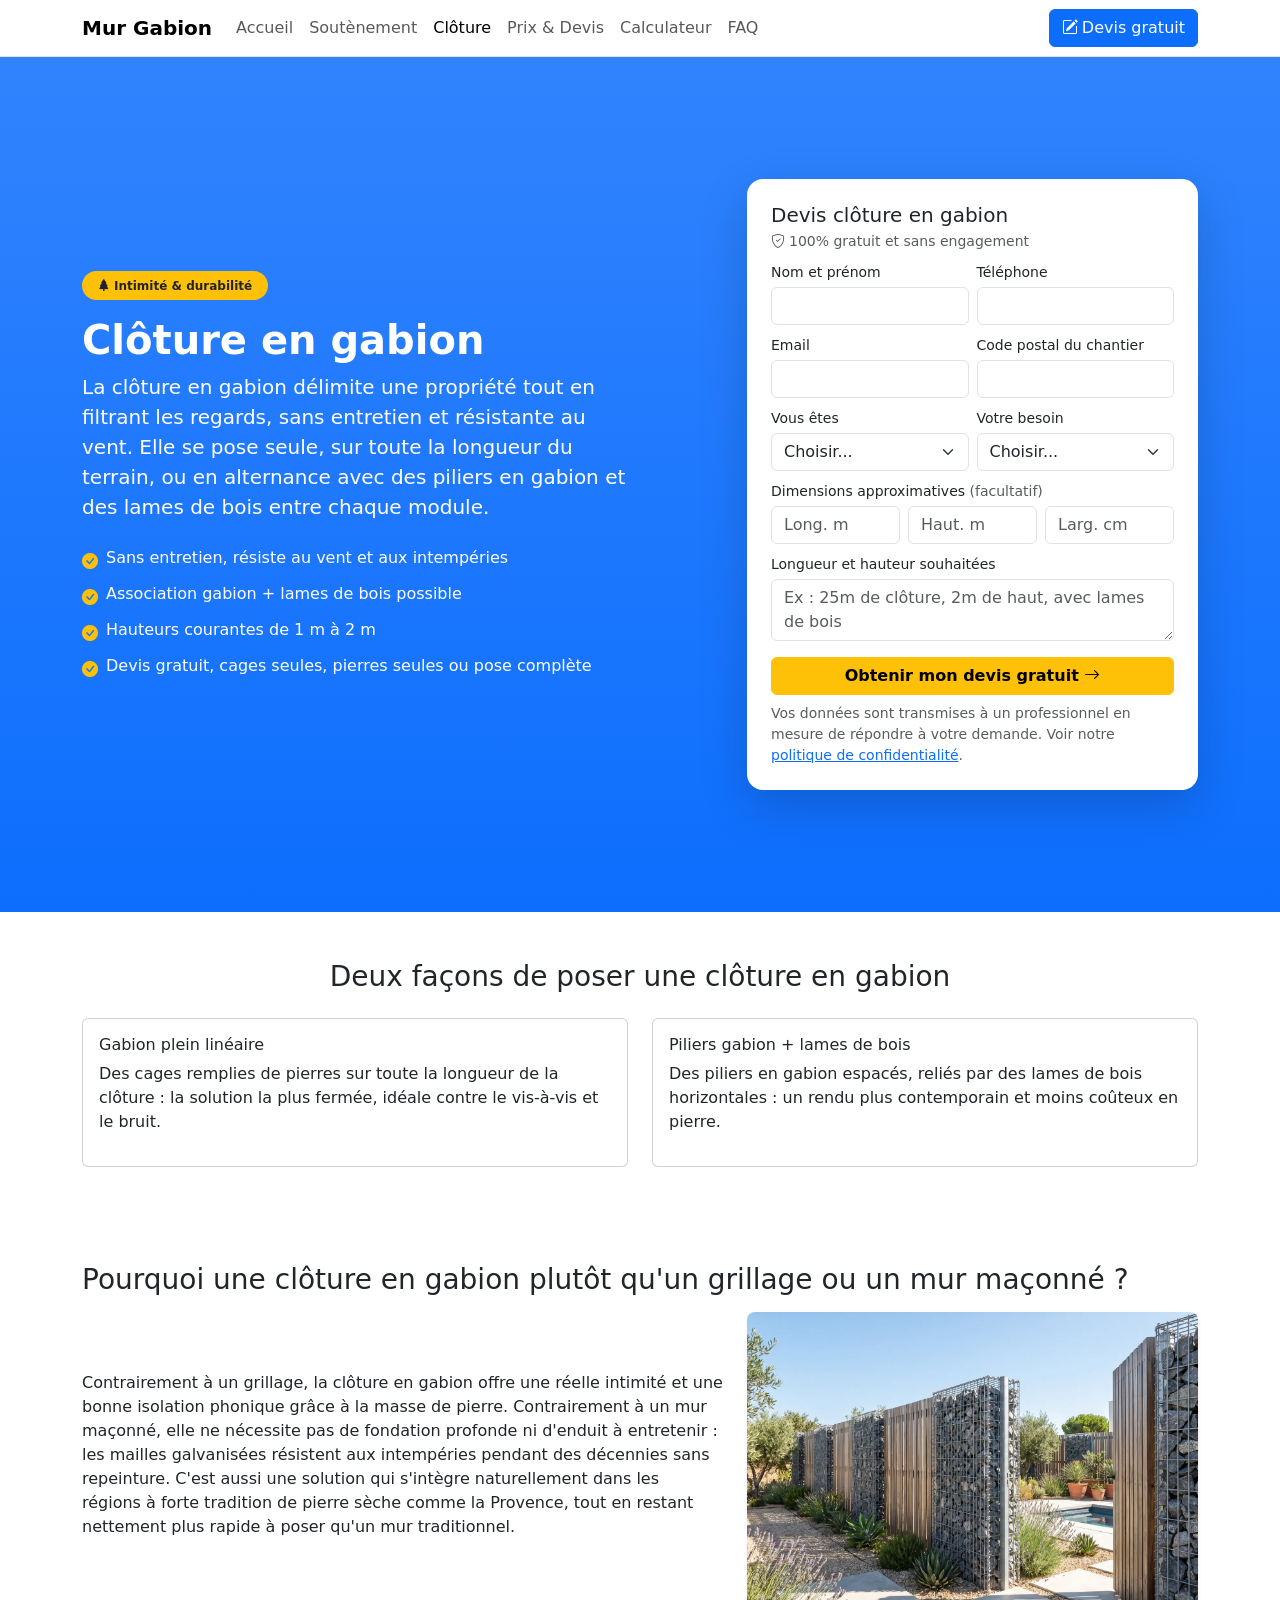
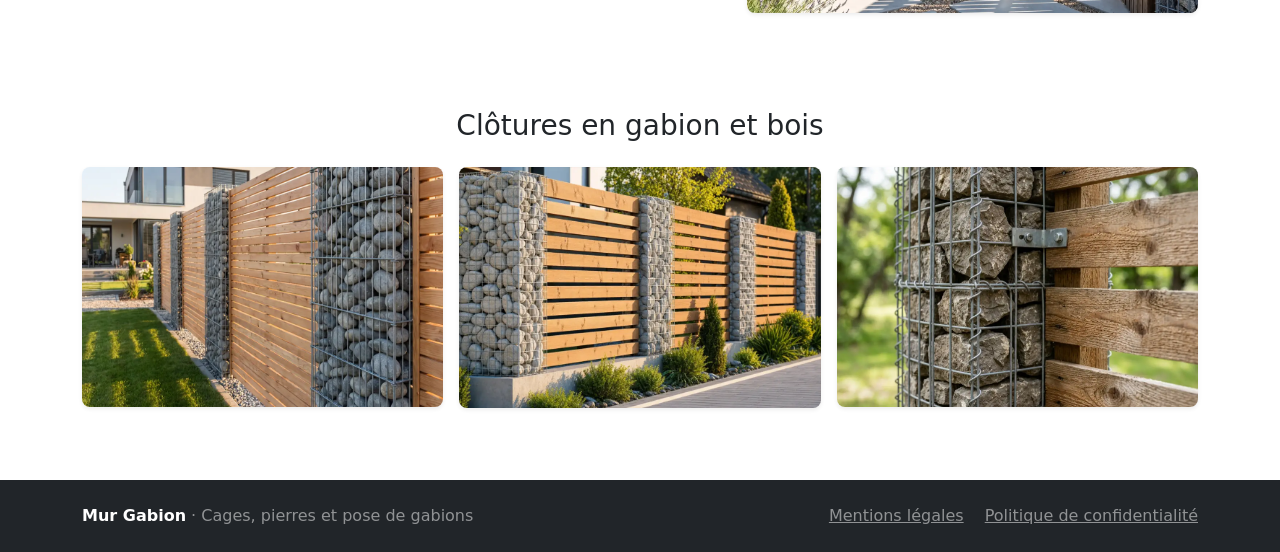
<file: cloture-en-gabion/index.html>
<!DOCTYPE html>
<html lang="fr">
<head>
<meta charset="UTF-8">
<meta name="viewport" content="width=device-width, initial-scale=1.0">
<title>Clôture en Gabion : Prix et Devis Gratuit | Mur Gabion</title>
<meta name="description" content="Clôture en gabion, seule ou associée au bois : conseils, dimensions courantes et devis gratuit auprès d'un professionnel.">
<link rel="canonical" href="https://mur-gabion.fr/cloture-en-gabion/">
<link href="https://cdn.jsdelivr.net/npm/bootstrap@5.3.3/dist/css/bootstrap.min.css" rel="stylesheet">
<link href="https://cdn.jsdelivr.net/npm/bootstrap-icons@1.11.3/font/bootstrap-icons.css" rel="stylesheet">
<script type="application/ld+json">
{
  "@context": "https://schema.org",
  "@type": "Service",
  "serviceType": "Clôture en gabion",
  "areaServed": "France",
  "provider": {
    "@type": "Organization",
    "name": "Mur Gabion",
    "url": "https://mur-gabion.fr"
  }
}
</script>
</head>
<body>

<nav class="navbar navbar-expand-lg navbar-light bg-white border-bottom">
  <div class="container">
    <a class="navbar-brand fw-bold" href="/">Mur Gabion</a>
    <button class="navbar-toggler" type="button" data-bs-toggle="collapse" data-bs-target="#nav">
      <span class="navbar-toggler-icon"></span>
    </button>
    <div class="collapse navbar-collapse" id="nav">
      <ul class="navbar-nav me-auto">
        <li class="nav-item"><a class="nav-link" href="/">Accueil</a></li>
        <li class="nav-item"><a class="nav-link" href="/mur-de-soutenement-en-gabion/">Soutènement</a></li>
        <li class="nav-item"><a class="nav-link active" href="/cloture-en-gabion/">Clôture</a></li>
        <li class="nav-item"><a class="nav-link" href="/prix-mur-gabion-devis/">Prix &amp; Devis</a></li>
        <li class="nav-item"><a class="nav-link" href="/calculateur-gabion/">Calculateur</a></li>
        <li class="nav-item"><a class="nav-link" href="/faq-mur-gabion/">FAQ</a></li>
      </ul>
      <a href="#devis" class="btn btn-primary text-nowrap"><i class="bi bi-pencil-square me-1"></i>Devis gratuit</a>
    </div>
  </div>
</nav>

<section class="py-5 bg-primary bg-gradient text-white d-flex align-items-center" style="min-height: 95vh;">
  <div class="container w-100">
    <div class="row align-items-center gy-4">
      <div class="col-lg-6 order-2 order-lg-1">
        <span class="badge rounded-pill bg-warning text-dark px-3 py-2 mb-3"><i class="bi bi-tree-fill me-1"></i>Intimité &amp; durabilité</span>
        <h1 class="display-6 fw-bold">Clôture en gabion</h1>
        <p class="lead">
          La clôture en gabion délimite une propriété tout en filtrant les regards, sans entretien
          et résistante au vent. Elle se pose seule, sur toute la longueur du terrain, ou en
          alternance avec des piliers en gabion et des lames de bois entre chaque module.
        </p>
        <ul class="list-unstyled mt-4">
          <li class="d-flex align-items-start mb-2"><i class="bi bi-check-circle-fill text-warning me-2 mt-1"></i><span>Sans entretien, résiste au vent et aux intempéries</span></li>
          <li class="d-flex align-items-start mb-2"><i class="bi bi-check-circle-fill text-warning me-2 mt-1"></i><span>Association gabion + lames de bois possible</span></li>
          <li class="d-flex align-items-start mb-2"><i class="bi bi-check-circle-fill text-warning me-2 mt-1"></i><span>Hauteurs courantes de 1 m à 2 m</span></li>
          <li class="d-flex align-items-start mb-2"><i class="bi bi-check-circle-fill text-warning me-2 mt-1"></i><span>Devis gratuit, cages seules, pierres seules ou pose complète</span></li>
        </ul>
      </div>
      <div class="col-lg-5 offset-lg-1 order-1 order-lg-2" id="devis">
        <div class="card border-0 shadow-lg rounded-4 sticky-top">
          <div class="card-body p-3 p-lg-4">
            <h2 class="h5 mb-1">Devis clôture en gabion</h2>
            <p class="small text-muted mb-2"><i class="bi bi-shield-check me-1"></i>100% gratuit et sans engagement</p>
            <form action="https://api.web3forms.com/submit" method="POST">
              <input type="hidden" name="access_key" value="3280abd3-c7bb-4b3a-826a-b948847861eb">
              <input type="hidden" name="redirect" value="https://mur-gabion.fr/merci/">
              <input type="hidden" name="subject" value="Demande de devis - Clôture en gabion">
              <input type="checkbox" name="botcheck" class="d-none" style="display:none;" tabindex="-1" autocomplete="off">
              <div class="row g-2">
                <div class="col-6">
                  <label class="form-label small mb-1">Nom et prénom</label>
                  <input type="text" name="name" class="form-control" required>
                </div>
                <div class="col-6">
                  <label class="form-label small mb-1">Téléphone</label>
                  <input type="tel" name="phone" class="form-control" required>
                </div>
                <div class="col-6">
                  <label class="form-label small mb-1">Email</label>
                  <input type="email" name="email" class="form-control">
                </div>
                <div class="col-6">
                  <label class="form-label small mb-1">Code postal du chantier</label>
                  <input type="text" name="Code postal du chantier" class="form-control" required>
                </div>
                <div class="col-6">
                  <label class="form-label small mb-1">Vous êtes</label>
                  <select name="Vous etes" class="form-select" required>
                    <option value="">Choisir...</option>
                    <option>Particulier</option>
                    <option>Professionnel (maçon, paysagiste, TP, étanchéité)</option>
                  </select>
                </div>
                <div class="col-6">
                  <label class="form-label small mb-1">Votre besoin</label>
                  <select name="Votre besoin" class="form-select" required>
                    <option value="">Choisir...</option>
                    <option>Cages seules</option>
                    <option>Pierres seules</option>
                    <option>Cages + pierres</option>
                    <option>Fourniture + pose</option>
                    <option>Je ne sais pas encore</option>
                  </select>
                </div>
                <div class="col-12">
                  <label class="form-label small mb-1">Dimensions approximatives <span class="text-muted">(facultatif)</span></label>
                  <div class="row g-2">
                    <div class="col-4"><input type="number" step="0.1" min="0" name="Longueur (m)" class="form-control" placeholder="Long. m"></div>
                    <div class="col-4"><input type="number" step="0.1" min="0" name="Hauteur (m)" class="form-control" placeholder="Haut. m"></div>
                    <div class="col-4"><input type="number" step="1" min="0" name="Largeur (cm)" class="form-control" placeholder="Larg. cm"></div>
                  </div>
                </div>
                <div class="col-12">
                  <label class="form-label small mb-1">Longueur et hauteur souhaitées</label>
                  <textarea name="message" class="form-control" rows="2" placeholder="Ex : 25m de clôture, 2m de haut, avec lames de bois"></textarea>
                </div>
              </div>
              <button type="submit" class="btn btn-warning fw-bold w-100 mt-3">Obtenir mon devis gratuit <i class="bi bi-arrow-right"></i></button>
              <p class="form-text mt-2 mb-0">
                Vos données sont transmises à un professionnel en mesure de répondre à votre demande.
                Voir notre <a href="/politique-de-confidentialite/">politique de confidentialité</a>.
              </p>
            </form>
          </div>
        </div>
      </div>
    </div>
  </div>
</section>

<div class="container d-flex flex-column">
  <section class="py-5 order-2">
    <h2 class="h3 mb-3">Pourquoi une clôture en gabion plutôt qu'un grillage ou un mur maçonné ?</h2>
    <div class="row align-items-center g-4">
      <div class="col-lg-7">        <p>
          Contrairement à un grillage, la clôture en gabion offre une réelle intimité et une bonne
          isolation phonique grâce à la masse de pierre. Contrairement à un mur maçonné, elle ne
          nécessite pas de fondation profonde ni d'enduit à entretenir : les mailles galvanisées
          résistent aux intempéries pendant des décennies sans repeinture. C'est aussi une solution
          qui s'intègre naturellement dans les régions à forte tradition de pierre sèche comme la
          Provence, tout en restant nettement plus rapide à poser qu'un mur traditionnel.
        </p>
  
      </div>
      <div class="col-lg-5">
        <img src="/img/cloture-gabion-lames-bois-jardin.webp" width="1400" height="933" alt="Clôture composée de piliers en gabion et de panneaux de lames de bois dans un jardin d&#x27;oliviers" class="img-fluid rounded-3 shadow-sm w-100" loading="lazy">
      </div>
    </div>
  </section>

  <section class="py-5 order-1">
    <h2 class="h3 mb-4 text-center">Deux façons de poser une clôture en gabion</h2>
    <div class="row g-4">
      <div class="col-md-6">
        <div class="card h-100">
          <div class="card-body">
            <h3 class="h6">Gabion plein linéaire</h3>
            <p>Des cages remplies de pierres sur toute la longueur de la clôture : la solution la plus fermée, idéale contre le vis-à-vis et le bruit.</p>
          </div>
        </div>
      </div>
      <div class="col-md-6">
        <div class="card h-100">
          <div class="card-body">
            <h3 class="h6">Piliers gabion + lames de bois</h3>
            <p>Des piliers en gabion espacés, reliés par des lames de bois horizontales : un rendu plus contemporain et moins coûteux en pierre.</p>
          </div>
        </div>
      </div>
    </div>
  </section>

  <section class="py-5 order-3">
    <h2 class="h3 mb-4 text-center">Clôtures en gabion et bois</h2>
    <div class="row g-3">
      <figure class="col-md-4 mb-0">
        <img src="/img/cloture-gabion-galets-lames-bois.webp" width="1000" height="666" alt="Clôture alternant piliers en gabion de galets et lames de bois horizontales" class="img-fluid rounded-3 shadow-sm w-100" loading="lazy">
      </figure>
      <figure class="col-md-4 mb-0">
        <img src="/img/cloture-gabion-pierre-lames-bois-allee.webp" width="1000" height="667" alt="Clôture en gabion de pierre et lames de bois le long d&#x27;une allée" class="img-fluid rounded-3 shadow-sm w-100" loading="lazy">
      </figure>
      <figure class="col-md-4 mb-0">
        <img src="/img/detail-fixation-gabion-lames-bois.webp" width="1200" height="800" alt="Détail de la fixation entre un pilier en gabion et les lames de bois d&#x27;une clôture" class="img-fluid rounded-3 shadow-sm w-100" loading="lazy">
      </figure>
    </div>
  </section>
</div>

<footer class="bg-dark text-white-50 py-4 mt-4">
  <div class="container d-flex flex-wrap justify-content-between gap-3">
    <div>
      <strong class="text-white">Mur Gabion</strong> · Cages, pierres et pose de gabions
    </div>
    <div>
      <a href="/mentions-legales/" class="text-white-50 me-3">Mentions légales</a>
      <a href="/politique-de-confidentialite/" class="text-white-50">Politique de confidentialité</a>
    </div>
  </div>
</footer>

<script src="https://cdn.jsdelivr.net/npm/bootstrap@5.3.3/dist/js/bootstrap.bundle.min.js"></script>
</body>
</html>
</file>
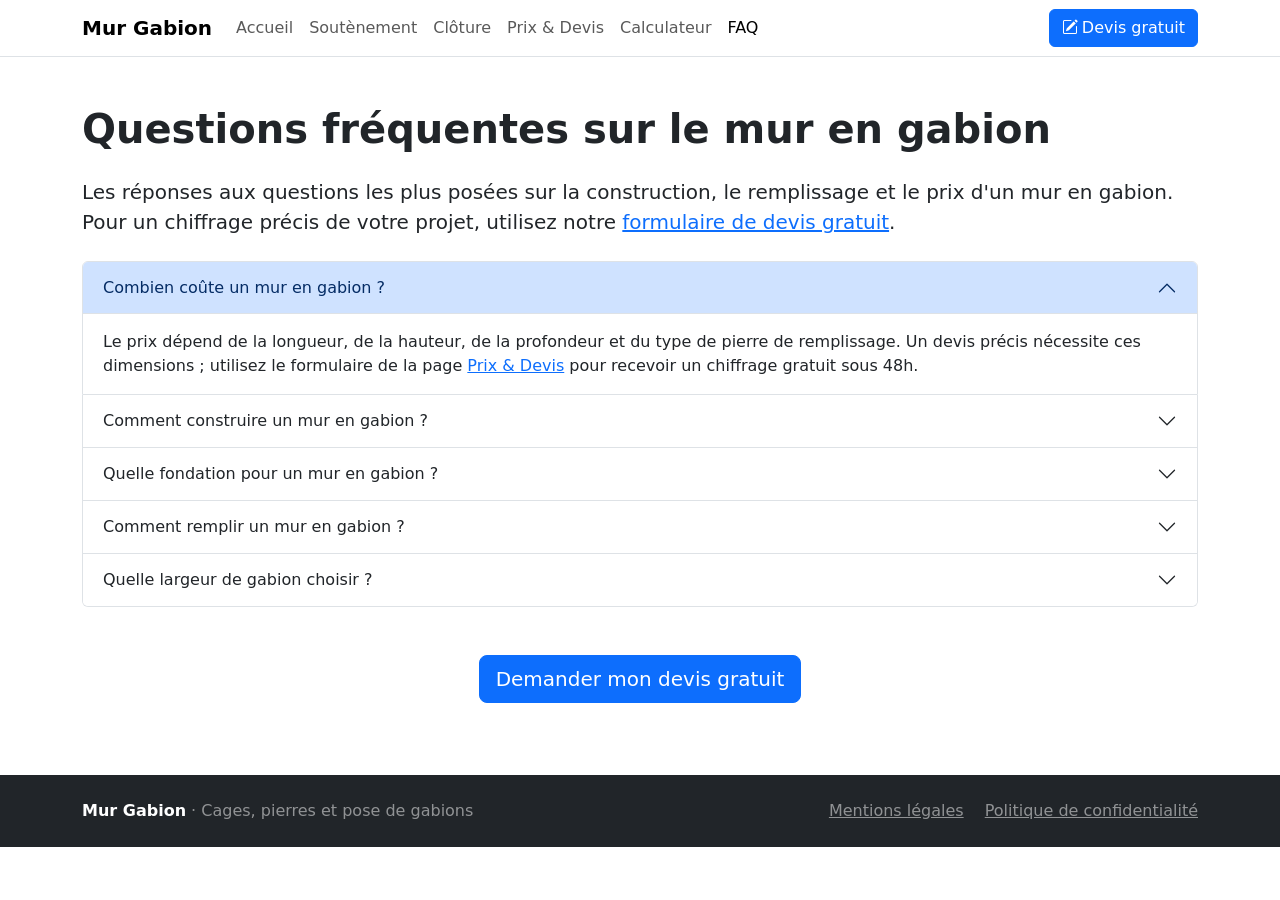
<file: faq-mur-gabion/index.html>
<!DOCTYPE html>
<html lang="fr">
<head>
<meta charset="UTF-8">
<meta name="viewport" content="width=device-width, initial-scale=1.0">
<title>FAQ Mur en Gabion : Construction, Prix, Fondation | Mur Gabion</title>
<meta name="description" content="Réponses aux questions les plus fréquentes sur le mur en gabion : construction, fondation, remplissage, prix et devis gratuit.">
<link rel="canonical" href="https://mur-gabion.fr/faq-mur-gabion/">
<link href="https://cdn.jsdelivr.net/npm/bootstrap@5.3.3/dist/css/bootstrap.min.css" rel="stylesheet">
<link href="https://cdn.jsdelivr.net/npm/bootstrap-icons@1.11.3/font/bootstrap-icons.css" rel="stylesheet">
<script type="application/ld+json">
{
  "@context": "https://schema.org",
  "@type": "FAQPage",
  "mainEntity": [
    {
      "@type": "Question",
      "name": "Combien coûte un mur en gabion ?",
      "acceptedAnswer": {
        "@type": "Answer",
        "text": "Le prix dépend de la longueur, de la hauteur, de la profondeur et du type de pierre de remplissage. Un devis précis nécessite ces dimensions ; utilisez le formulaire de la page Prix & Devis pour recevoir un chiffrage gratuit sous 48h."
      }
    },
    {
      "@type": "Question",
      "name": "Comment construire un mur en gabion ?",
      "acceptedAnswer": {
        "@type": "Answer",
        "text": "On assemble d'abord les cages grillagées (souvent livrées à plat), on les fixe entre elles avec des agrafes ou du fil, puis on les remplit de pierres en veillant à bien répartir les plus grosses sur les faces visibles. Une fondation stabilisée est recommandée pour les murs de plus d'1 mètre de haut."
      }
    },
    {
      "@type": "Question",
      "name": "Quelle fondation pour un mur en gabion ?",
      "acceptedAnswer": {
        "@type": "Answer",
        "text": "Pour un mur bas (moins de 80 cm) sur terrain stable, un lit de gravier compacté suffit souvent. Pour un mur de soutènement plus haut ou un terrain en pente, une semelle en béton ou un géotextile drainant est recommandé pour éviter le tassement."
      }
    },
    {
      "@type": "Question",
      "name": "Comment remplir un mur en gabion ?",
      "acceptedAnswer": {
        "@type": "Answer",
        "text": "Le remplissage se fait par couches, en plaçant les pierres les plus régulières et les plus grandes sur les faces visibles pour un rendu esthétique, et les pierres plus petites ou irrégulières au centre pour combler les vides."
      }
    },
    {
      "@type": "Question",
      "name": "Quelle largeur de gabion choisir ?",
      "acceptedAnswer": {
        "@type": "Answer",
        "text": "La profondeur (largeur) varie généralement de 20 à 50 cm. 20-30 cm suffisent pour une clôture ou une bordure décorative ; 40-50 cm sont recommandés pour un mur de soutènement porteur."
      }
    }
  ]
}
</script>
</head>
<body>

<nav class="navbar navbar-expand-lg navbar-light bg-white border-bottom">
  <div class="container">
    <a class="navbar-brand fw-bold" href="/">Mur Gabion</a>
    <button class="navbar-toggler" type="button" data-bs-toggle="collapse" data-bs-target="#nav">
      <span class="navbar-toggler-icon"></span>
    </button>
    <div class="collapse navbar-collapse" id="nav">
      <ul class="navbar-nav me-auto">
        <li class="nav-item"><a class="nav-link" href="/">Accueil</a></li>
        <li class="nav-item"><a class="nav-link" href="/mur-de-soutenement-en-gabion/">Soutènement</a></li>
        <li class="nav-item"><a class="nav-link" href="/cloture-en-gabion/">Clôture</a></li>
        <li class="nav-item"><a class="nav-link" href="/prix-mur-gabion-devis/">Prix &amp; Devis</a></li>
        <li class="nav-item"><a class="nav-link" href="/calculateur-gabion/">Calculateur</a></li>
        <li class="nav-item"><a class="nav-link active" href="/faq-mur-gabion/">FAQ</a></li>
      </ul>
      <a href="/prix-mur-gabion-devis/#devis" class="btn btn-primary text-nowrap"><i class="bi bi-pencil-square me-1"></i>Devis gratuit</a>
    </div>
  </div>
</nav>

<section class="py-5">
  <div class="container">
    <h1 class="display-6 fw-bold mb-4">Questions fréquentes sur le mur en gabion</h1>
    <p class="lead mb-4">
      Les réponses aux questions les plus posées sur la construction, le remplissage et le prix
      d'un mur en gabion. Pour un chiffrage précis de votre projet, utilisez notre
      <a href="/prix-mur-gabion-devis/">formulaire de devis gratuit</a>.
    </p>

    <div class="accordion" id="faqAccordion">
      <div class="accordion-item">
        <h2 class="accordion-header">
          <button class="accordion-button" type="button" data-bs-toggle="collapse" data-bs-target="#faq1">
            Combien coûte un mur en gabion ?
          </button>
        </h2>
        <div id="faq1" class="accordion-collapse collapse show" data-bs-parent="#faqAccordion">
          <div class="accordion-body">
            Le prix dépend de la longueur, de la hauteur, de la profondeur et du type de pierre
            de remplissage. Un devis précis nécessite ces dimensions ; utilisez le formulaire de
            la page <a href="/prix-mur-gabion-devis/">Prix &amp; Devis</a> pour recevoir un
            chiffrage gratuit sous 48h.
          </div>
        </div>
      </div>
      <div class="accordion-item">
        <h2 class="accordion-header">
          <button class="accordion-button collapsed" type="button" data-bs-toggle="collapse" data-bs-target="#faq2">
            Comment construire un mur en gabion ?
          </button>
        </h2>
        <div id="faq2" class="accordion-collapse collapse" data-bs-parent="#faqAccordion">
          <div class="accordion-body">
            On assemble d'abord les cages grillagées (souvent livrées à plat), on les fixe entre
            elles avec des agrafes ou du fil, puis on les remplit de pierres en veillant à bien
            répartir les plus grosses sur les faces visibles. Une fondation stabilisée est
            recommandée pour les murs de plus d'1 mètre de haut.
          </div>
        </div>
      </div>
      <div class="accordion-item">
        <h2 class="accordion-header">
          <button class="accordion-button collapsed" type="button" data-bs-toggle="collapse" data-bs-target="#faq3">
            Quelle fondation pour un mur en gabion ?
          </button>
        </h2>
        <div id="faq3" class="accordion-collapse collapse" data-bs-parent="#faqAccordion">
          <div class="accordion-body">
            Pour un mur bas (moins de 80 cm) sur terrain stable, un lit de gravier compacté
            suffit souvent. Pour un mur de soutènement plus haut ou un terrain en pente, une
            semelle en béton ou un géotextile drainant est recommandé pour éviter le tassement.
          </div>
        </div>
      </div>
      <div class="accordion-item">
        <h2 class="accordion-header">
          <button class="accordion-button collapsed" type="button" data-bs-toggle="collapse" data-bs-target="#faq4">
            Comment remplir un mur en gabion ?
          </button>
        </h2>
        <div id="faq4" class="accordion-collapse collapse" data-bs-parent="#faqAccordion">
          <div class="accordion-body">
            Le remplissage se fait par couches, en plaçant les pierres les plus régulières et les
            plus grandes sur les faces visibles pour un rendu esthétique, et les pierres plus
            petites ou irrégulières au centre pour combler les vides.
          </div>
        </div>
      </div>
      <div class="accordion-item">
        <h2 class="accordion-header">
          <button class="accordion-button collapsed" type="button" data-bs-toggle="collapse" data-bs-target="#faq5">
            Quelle largeur de gabion choisir ?
          </button>
        </h2>
        <div id="faq5" class="accordion-collapse collapse" data-bs-parent="#faqAccordion">
          <div class="accordion-body">
            La profondeur (largeur) varie généralement de 20 à 50 cm. 20-30 cm suffisent pour une
            clôture ou une bordure décorative ; 40-50 cm sont recommandés pour un mur de
            soutènement porteur.
          </div>
        </div>
      </div>
    </div>

    <div class="text-center mt-5">
      <a href="/prix-mur-gabion-devis/" class="btn btn-primary btn-lg">Demander mon devis gratuit</a>
    </div>
  </div>
</section>

<footer class="bg-dark text-white-50 py-4 mt-4">
  <div class="container d-flex flex-wrap justify-content-between gap-3">
    <div>
      <strong class="text-white">Mur Gabion</strong> · Cages, pierres et pose de gabions
    </div>
    <div>
      <a href="/mentions-legales/" class="text-white-50 me-3">Mentions légales</a>
      <a href="/politique-de-confidentialite/" class="text-white-50">Politique de confidentialité</a>
    </div>
  </div>
</footer>

<script src="https://cdn.jsdelivr.net/npm/bootstrap@5.3.3/dist/js/bootstrap.bundle.min.js"></script>
</body>
</html>
</file>
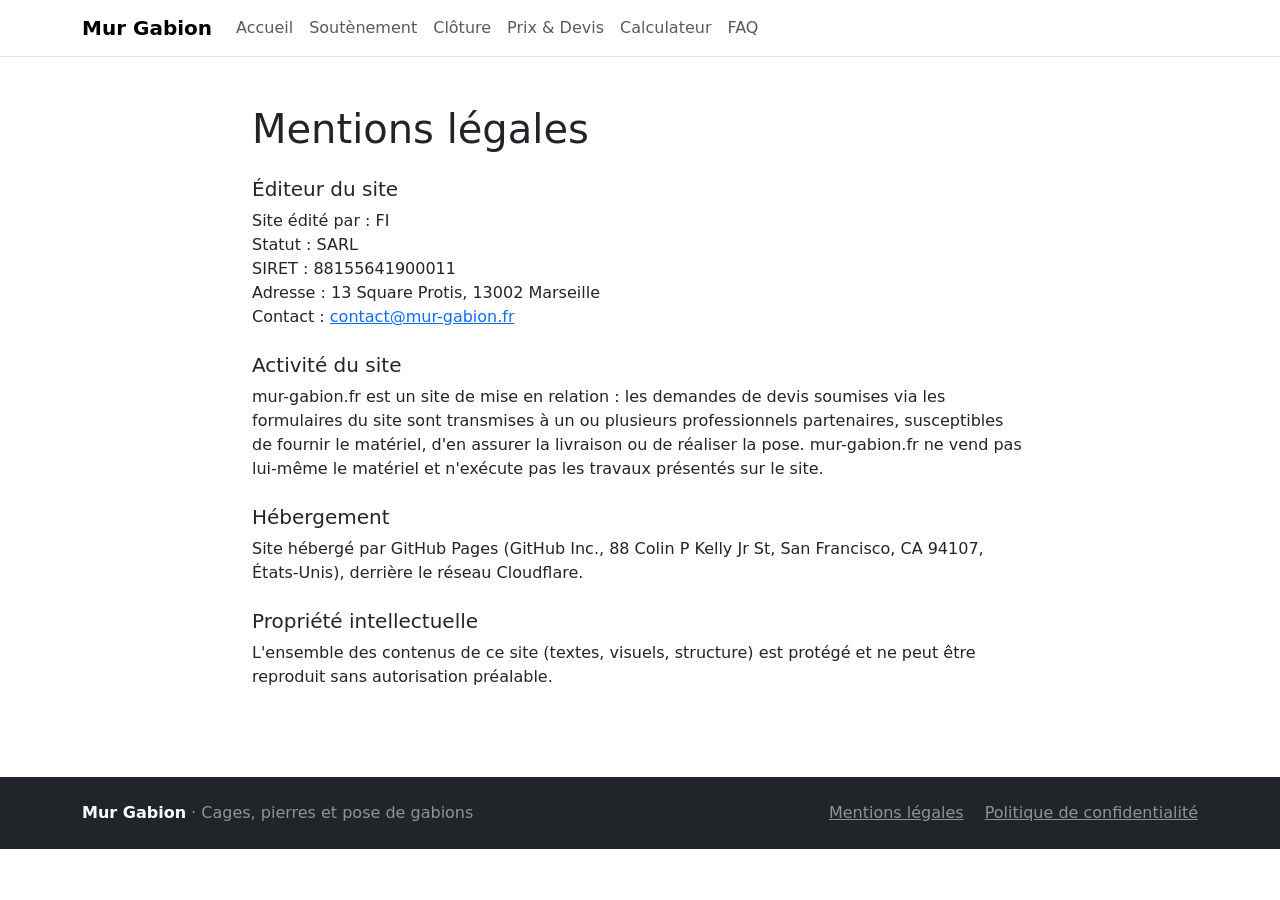
<file: mentions-legales/index.html>
<!DOCTYPE html>
<html lang="fr">
<head>
<meta charset="UTF-8">
<meta name="viewport" content="width=device-width, initial-scale=1.0">
<title>Mentions légales | Mur Gabion</title>
<meta name="robots" content="noindex, follow">
<link href="https://cdn.jsdelivr.net/npm/bootstrap@5.3.3/dist/css/bootstrap.min.css" rel="stylesheet">
<link href="https://cdn.jsdelivr.net/npm/bootstrap-icons@1.11.3/font/bootstrap-icons.css" rel="stylesheet">
</head>
<body>

<nav class="navbar navbar-expand-lg navbar-light bg-white border-bottom">
  <div class="container">
    <a class="navbar-brand fw-bold" href="/">Mur Gabion</a>
    <button class="navbar-toggler" type="button" data-bs-toggle="collapse" data-bs-target="#nav">
      <span class="navbar-toggler-icon"></span>
    </button>
    <div class="collapse navbar-collapse" id="nav">
      <ul class="navbar-nav me-auto">
        <li class="nav-item"><a class="nav-link" href="/">Accueil</a></li>
        <li class="nav-item"><a class="nav-link" href="/mur-de-soutenement-en-gabion/">Soutènement</a></li>
        <li class="nav-item"><a class="nav-link" href="/cloture-en-gabion/">Clôture</a></li>
        <li class="nav-item"><a class="nav-link" href="/prix-mur-gabion-devis/">Prix &amp; Devis</a></li>
        <li class="nav-item"><a class="nav-link" href="/calculateur-gabion/">Calculateur</a></li>
        <li class="nav-item"><a class="nav-link" href="/faq-mur-gabion/">FAQ</a></li>
      </ul>
    </div>
  </div>
</nav>

<section class="py-5">
  <div class="container" style="max-width: 800px;">
    <h1 class="mb-4">Mentions légales</h1>

    <h2 class="h5 mt-4">Éditeur du site</h2>
    <p>
      Site édité par : FI<br>
      Statut : SARL<br>
      SIRET : 88155641900011<br>
      Adresse : 13 Square Protis, 13002 Marseille<br>
      Contact : <a href="mailto:contact@mur-gabion.fr">contact@mur-gabion.fr</a>
    </p>

    <h2 class="h5 mt-4">Activité du site</h2>
    <p>
      mur-gabion.fr est un site de mise en relation : les demandes de devis soumises via les
      formulaires du site sont transmises à un ou plusieurs professionnels partenaires,
      susceptibles de fournir le matériel, d'en assurer la livraison ou de réaliser la pose.
      mur-gabion.fr ne vend pas lui-même le matériel et n'exécute pas les travaux présentés
      sur le site.
    </p>

    <h2 class="h5 mt-4">Hébergement</h2>
    <p>
      Site hébergé par GitHub Pages (GitHub Inc., 88 Colin P Kelly Jr St, San Francisco, CA
      94107, États-Unis), derrière le réseau Cloudflare.
    </p>

    <h2 class="h5 mt-4">Propriété intellectuelle</h2>
    <p>
      L'ensemble des contenus de ce site (textes, visuels, structure) est protégé et ne peut être
      reproduit sans autorisation préalable.
    </p>
  </div>
</section>

<footer class="bg-dark text-white-50 py-4 mt-4">
  <div class="container d-flex flex-wrap justify-content-between gap-3">
    <div>
      <strong class="text-white">Mur Gabion</strong> · Cages, pierres et pose de gabions
    </div>
    <div>
      <a href="/mentions-legales/" class="text-white-50 me-3">Mentions légales</a>
      <a href="/politique-de-confidentialite/" class="text-white-50">Politique de confidentialité</a>
    </div>
  </div>
</footer>

<script src="https://cdn.jsdelivr.net/npm/bootstrap@5.3.3/dist/js/bootstrap.bundle.min.js"></script>
</body>
</html>
</file>
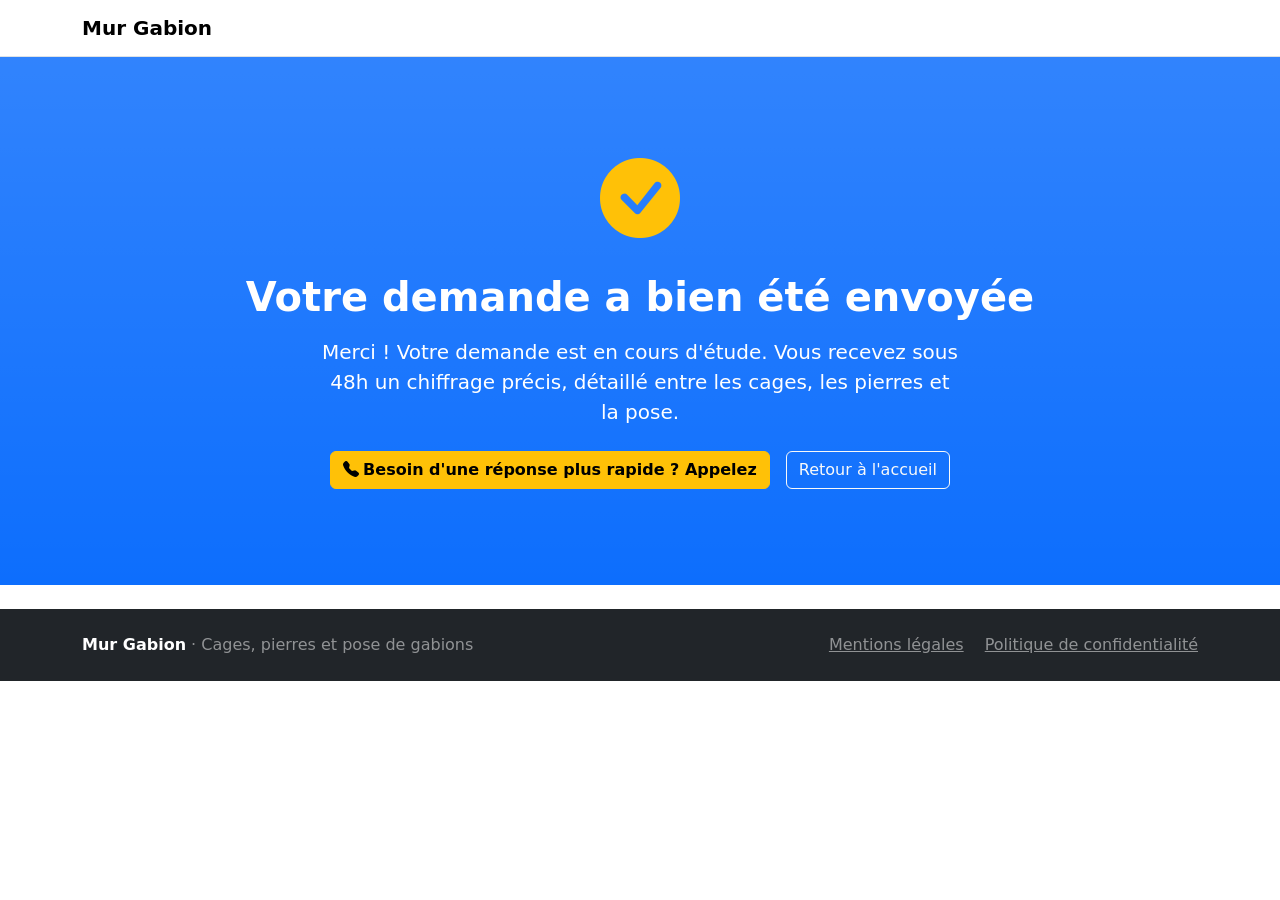
<file: merci/index.html>
<!DOCTYPE html>
<html lang="fr">
<head>
<meta charset="UTF-8">
<meta name="viewport" content="width=device-width, initial-scale=1.0">
<title>Demande envoyée | Mur Gabion</title>
<meta name="robots" content="noindex, nofollow">
<link href="https://cdn.jsdelivr.net/npm/bootstrap@5.3.3/dist/css/bootstrap.min.css" rel="stylesheet">
<link href="https://cdn.jsdelivr.net/npm/bootstrap-icons@1.11.3/font/bootstrap-icons.css" rel="stylesheet">
</head>
<body>

<nav class="navbar navbar-expand-lg navbar-light bg-white border-bottom">
  <div class="container">
    <a class="navbar-brand fw-bold" href="/">Mur Gabion</a>
  </div>
</nav>

<section class="py-5 bg-primary bg-gradient text-white">
  <div class="container text-center py-5">
    <i class="bi bi-check-circle-fill display-1 text-warning"></i>
    <h1 class="display-6 fw-bold mt-4">Votre demande a bien été envoyée</h1>
    <p class="lead mt-3 mx-auto" style="max-width: 640px;">
      Merci ! Votre demande est en cours d'étude. Vous recevez sous 48h un chiffrage précis,
      détaillé entre les cages, les pierres et la pose.
    </p>
    <div class="d-flex gap-3 justify-content-center mt-4 flex-wrap">
      <a href="/appel/" class="btn btn-warning fw-bold"><i class="bi bi-telephone-fill me-1"></i>Besoin d'une réponse plus rapide ? Appelez</a>
      <a href="/" class="btn btn-outline-light">Retour à l'accueil</a>
    </div>
  </div>
</section>

<footer class="bg-dark text-white-50 py-4 mt-4">
  <div class="container d-flex flex-wrap justify-content-between gap-3">
    <div>
      <strong class="text-white">Mur Gabion</strong> · Cages, pierres et pose de gabions
    </div>
    <div>
      <a href="/mentions-legales/" class="text-white-50 me-3">Mentions légales</a>
      <a href="/politique-de-confidentialite/" class="text-white-50">Politique de confidentialité</a>
    </div>
  </div>
</footer>

</body>
</html>
</file>
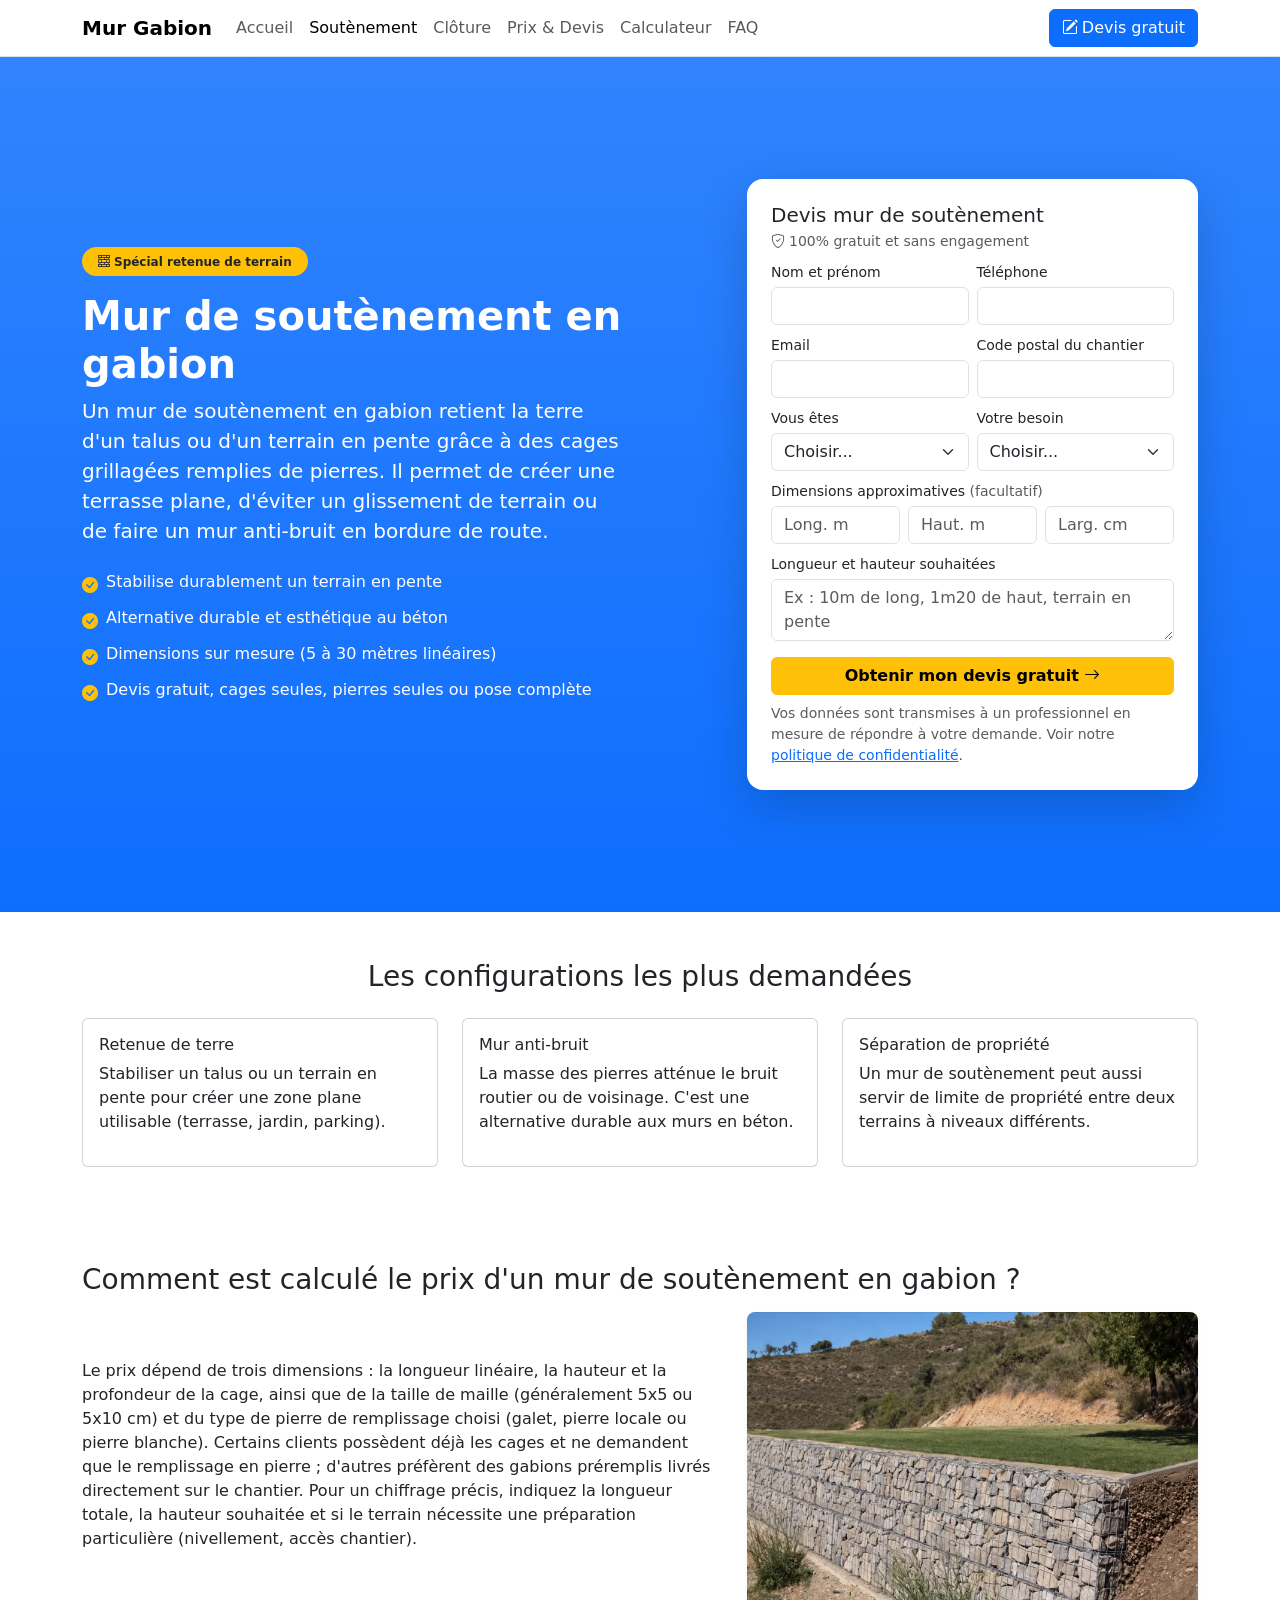
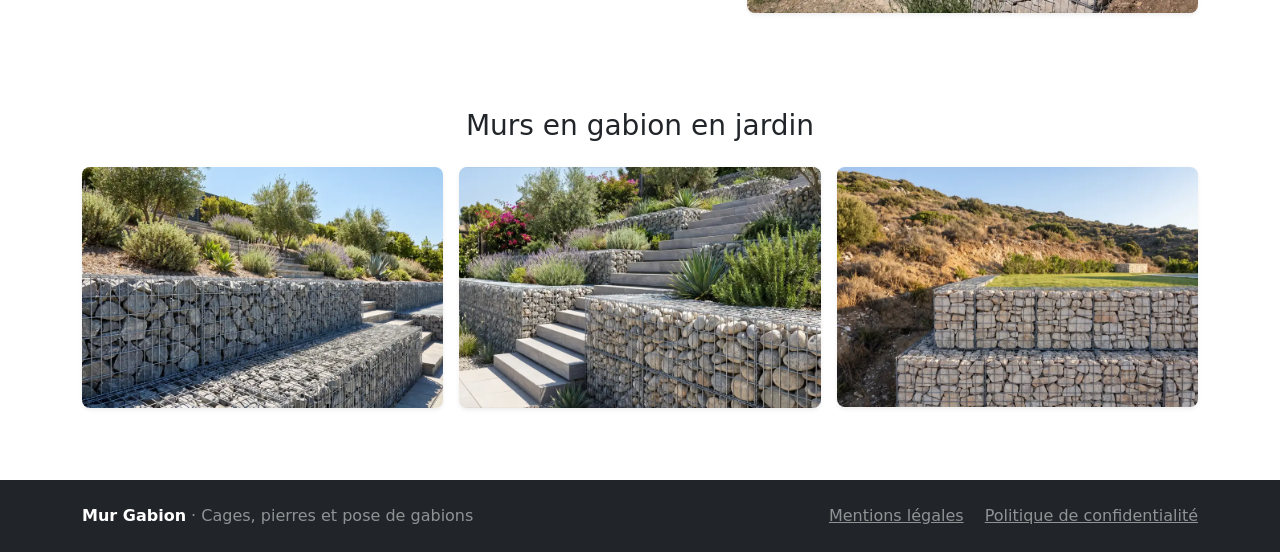
<file: mur-de-soutenement-en-gabion/index.html>
<!DOCTYPE html>
<html lang="fr">
<head>
<meta charset="UTF-8">
<meta name="viewport" content="width=device-width, initial-scale=1.0">
<title>Mur de Soutènement en Gabion : Prix et Devis | Mur Gabion</title>
<meta name="description" content="Mur de soutènement en gabion pour retenir un terrain en pente : dimensions courantes, conseils et devis gratuit auprès d'un professionnel.">
<link rel="canonical" href="https://mur-gabion.fr/mur-de-soutenement-en-gabion/">
<link href="https://cdn.jsdelivr.net/npm/bootstrap@5.3.3/dist/css/bootstrap.min.css" rel="stylesheet">
<link href="https://cdn.jsdelivr.net/npm/bootstrap-icons@1.11.3/font/bootstrap-icons.css" rel="stylesheet">
<script type="application/ld+json">
{
  "@context": "https://schema.org",
  "@type": "Service",
  "serviceType": "Mur de soutènement en gabion",
  "areaServed": "France",
  "provider": {
    "@type": "Organization",
    "name": "Mur Gabion",
    "url": "https://mur-gabion.fr"
  }
}
</script>
</head>
<body>

<nav class="navbar navbar-expand-lg navbar-light bg-white border-bottom">
  <div class="container">
    <a class="navbar-brand fw-bold" href="/">Mur Gabion</a>
    <button class="navbar-toggler" type="button" data-bs-toggle="collapse" data-bs-target="#nav">
      <span class="navbar-toggler-icon"></span>
    </button>
    <div class="collapse navbar-collapse" id="nav">
      <ul class="navbar-nav me-auto">
        <li class="nav-item"><a class="nav-link" href="/">Accueil</a></li>
        <li class="nav-item"><a class="nav-link active" href="/mur-de-soutenement-en-gabion/">Soutènement</a></li>
        <li class="nav-item"><a class="nav-link" href="/cloture-en-gabion/">Clôture</a></li>
        <li class="nav-item"><a class="nav-link" href="/prix-mur-gabion-devis/">Prix &amp; Devis</a></li>
        <li class="nav-item"><a class="nav-link" href="/calculateur-gabion/">Calculateur</a></li>
        <li class="nav-item"><a class="nav-link" href="/faq-mur-gabion/">FAQ</a></li>
      </ul>
      <a href="#devis" class="btn btn-primary text-nowrap"><i class="bi bi-pencil-square me-1"></i>Devis gratuit</a>
    </div>
  </div>
</nav>

<section class="py-5 bg-primary bg-gradient text-white d-flex align-items-center" style="min-height: 95vh;">
  <div class="container w-100">
    <div class="row align-items-center gy-4">
      <div class="col-lg-6 order-2 order-lg-1">
        <span class="badge rounded-pill bg-warning text-dark px-3 py-2 mb-3"><i class="bi bi-bricks me-1"></i>Spécial retenue de terrain</span>
        <h1 class="display-6 fw-bold">Mur de soutènement en gabion</h1>
        <p class="lead">
          Un mur de soutènement en gabion retient la terre d'un talus ou d'un terrain en pente
          grâce à des cages grillagées remplies de pierres. Il permet de créer une terrasse plane,
          d'éviter un glissement de terrain ou de faire un mur anti-bruit en bordure de route.
        </p>
        <ul class="list-unstyled mt-4">
          <li class="d-flex align-items-start mb-2"><i class="bi bi-check-circle-fill text-warning me-2 mt-1"></i><span>Stabilise durablement un terrain en pente</span></li>
          <li class="d-flex align-items-start mb-2"><i class="bi bi-check-circle-fill text-warning me-2 mt-1"></i><span>Alternative durable et esthétique au béton</span></li>
          <li class="d-flex align-items-start mb-2"><i class="bi bi-check-circle-fill text-warning me-2 mt-1"></i><span>Dimensions sur mesure (5 à 30 mètres linéaires)</span></li>
          <li class="d-flex align-items-start mb-2"><i class="bi bi-check-circle-fill text-warning me-2 mt-1"></i><span>Devis gratuit, cages seules, pierres seules ou pose complète</span></li>
        </ul>
      </div>
      <div class="col-lg-5 offset-lg-1 order-1 order-lg-2" id="devis">
        <div class="card border-0 shadow-lg rounded-4 sticky-top">
          <div class="card-body p-3 p-lg-4">
            <h2 class="h5 mb-1">Devis mur de soutènement</h2>
            <p class="small text-muted mb-2"><i class="bi bi-shield-check me-1"></i>100% gratuit et sans engagement</p>
            <form action="https://api.web3forms.com/submit" method="POST">
              <input type="hidden" name="access_key" value="3280abd3-c7bb-4b3a-826a-b948847861eb">
              <input type="hidden" name="redirect" value="https://mur-gabion.fr/merci/">
              <input type="hidden" name="subject" value="Demande de devis - Mur de soutènement en gabion">
              <input type="checkbox" name="botcheck" class="d-none" style="display:none;" tabindex="-1" autocomplete="off">
              <div class="row g-2">
                <div class="col-6">
                  <label class="form-label small mb-1">Nom et prénom</label>
                  <input type="text" name="name" class="form-control" required>
                </div>
                <div class="col-6">
                  <label class="form-label small mb-1">Téléphone</label>
                  <input type="tel" name="phone" class="form-control" required>
                </div>
                <div class="col-6">
                  <label class="form-label small mb-1">Email</label>
                  <input type="email" name="email" class="form-control">
                </div>
                <div class="col-6">
                  <label class="form-label small mb-1">Code postal du chantier</label>
                  <input type="text" name="Code postal du chantier" class="form-control" required>
                </div>
                <div class="col-6">
                  <label class="form-label small mb-1">Vous êtes</label>
                  <select name="Vous etes" class="form-select" required>
                    <option value="">Choisir...</option>
                    <option>Particulier</option>
                    <option>Professionnel (maçon, paysagiste, TP, étanchéité)</option>
                  </select>
                </div>
                <div class="col-6">
                  <label class="form-label small mb-1">Votre besoin</label>
                  <select name="Votre besoin" class="form-select" required>
                    <option value="">Choisir...</option>
                    <option>Cages seules</option>
                    <option>Pierres seules</option>
                    <option>Cages + pierres</option>
                    <option>Fourniture + pose</option>
                    <option>Je ne sais pas encore</option>
                  </select>
                </div>
                <div class="col-12">
                  <label class="form-label small mb-1">Dimensions approximatives <span class="text-muted">(facultatif)</span></label>
                  <div class="row g-2">
                    <div class="col-4"><input type="number" step="0.1" min="0" name="Longueur (m)" class="form-control" placeholder="Long. m"></div>
                    <div class="col-4"><input type="number" step="0.1" min="0" name="Hauteur (m)" class="form-control" placeholder="Haut. m"></div>
                    <div class="col-4"><input type="number" step="1" min="0" name="Largeur (cm)" class="form-control" placeholder="Larg. cm"></div>
                  </div>
                </div>
                <div class="col-12">
                  <label class="form-label small mb-1">Longueur et hauteur souhaitées</label>
                  <textarea name="message" class="form-control" rows="2" placeholder="Ex : 10m de long, 1m20 de haut, terrain en pente"></textarea>
                </div>
              </div>
              <button type="submit" class="btn btn-warning fw-bold w-100 mt-3">Obtenir mon devis gratuit <i class="bi bi-arrow-right"></i></button>
              <p class="form-text mt-2 mb-0">
                Vos données sont transmises à un professionnel en mesure de répondre à votre demande.
                Voir notre <a href="/politique-de-confidentialite/">politique de confidentialité</a>.
              </p>
            </form>
          </div>
        </div>
      </div>
    </div>
  </div>
</section>

<div class="container d-flex flex-column">
  <section class="py-5 order-2">
    <h2 class="h3 mb-3">Comment est calculé le prix d'un mur de soutènement en gabion ?</h2>
    <div class="row align-items-center g-4">
      <div class="col-lg-7">        <p>
          Le prix dépend de trois dimensions : la longueur linéaire, la hauteur et la profondeur de
          la cage, ainsi que de la taille de maille (généralement 5x5 ou 5x10 cm) et du type de pierre
          de remplissage choisi (galet, pierre locale ou pierre blanche). Certains clients possèdent
          déjà les cages et ne demandent que le remplissage en pierre ; d'autres préfèrent des
          gabions préremplis livrés directement sur le chantier. Pour un chiffrage précis, indiquez
          la longueur totale, la hauteur souhaitée et si le terrain nécessite une préparation
          particulière (nivellement, accès chantier).
        </p>
  
      </div>
      <div class="col-lg-5">
        <img src="/img/mur-soutenement-gabion-talus-pelouse.webp" width="1200" height="800" alt="Mur de soutènement en gabion retenant une pelouse en haut d&#x27;un talus" class="img-fluid rounded-3 shadow-sm w-100" loading="lazy">
      </div>
    </div>
  </section>

  <section class="py-5 order-1">
    <h2 class="h3 mb-4 text-center">Les configurations les plus demandées</h2>
    <div class="row g-4">
      <div class="col-md-4">
        <div class="card h-100">
          <div class="card-body">
            <h3 class="h6">Retenue de terre</h3>
            <p>Stabiliser un talus ou un terrain en pente pour créer une zone plane utilisable (terrasse, jardin, parking).</p>
          </div>
        </div>
      </div>
      <div class="col-md-4">
        <div class="card h-100">
          <div class="card-body">
            <h3 class="h6">Mur anti-bruit</h3>
            <p>La masse des pierres atténue le bruit routier ou de voisinage. C'est une alternative durable aux murs en béton.</p>
          </div>
        </div>
      </div>
      <div class="col-md-4">
        <div class="card h-100">
          <div class="card-body">
            <h3 class="h6">Séparation de propriété</h3>
            <p>Un mur de soutènement peut aussi servir de limite de propriété entre deux terrains à niveaux différents.</p>
          </div>
        </div>
      </div>
    </div>
  </section>

  <section class="py-5 order-3">
    <h2 class="h3 mb-4 text-center">Murs en gabion en jardin</h2>
    <div class="row g-3">
      <figure class="col-md-4 mb-0">
        <img src="/img/gabion-soutenement-jardin-terrasses-oliviers.webp" width="900" height="600" alt="Muret de soutènement en gabion sur plusieurs niveaux dans un jardin planté d&#x27;oliviers" class="img-fluid rounded-3 shadow-sm w-100" loading="lazy">
      </figure>
      <figure class="col-md-4 mb-0">
        <img src="/img/gabion-galets-escalier-jardin.webp" width="900" height="600" alt="Gabion rempli de galets accompagnant un escalier en dalles de béton" class="img-fluid rounded-3 shadow-sm w-100" loading="lazy">
      </figure>
      <figure class="col-md-4 mb-0">
        <img src="/img/gabion-deux-niveaux-terrasse-colline.webp" width="1000" height="666" alt="Mur en gabion à deux niveaux formant une terrasse face à la colline" class="img-fluid rounded-3 shadow-sm w-100" loading="lazy">
      </figure>
    </div>
  </section>
</div>

<footer class="bg-dark text-white-50 py-4 mt-4">
  <div class="container d-flex flex-wrap justify-content-between gap-3">
    <div>
      <strong class="text-white">Mur Gabion</strong> · Cages, pierres et pose de gabions
    </div>
    <div>
      <a href="/mentions-legales/" class="text-white-50 me-3">Mentions légales</a>
      <a href="/politique-de-confidentialite/" class="text-white-50">Politique de confidentialité</a>
    </div>
  </div>
</footer>

<script src="https://cdn.jsdelivr.net/npm/bootstrap@5.3.3/dist/js/bootstrap.bundle.min.js"></script>
</body>
</html>
</file>
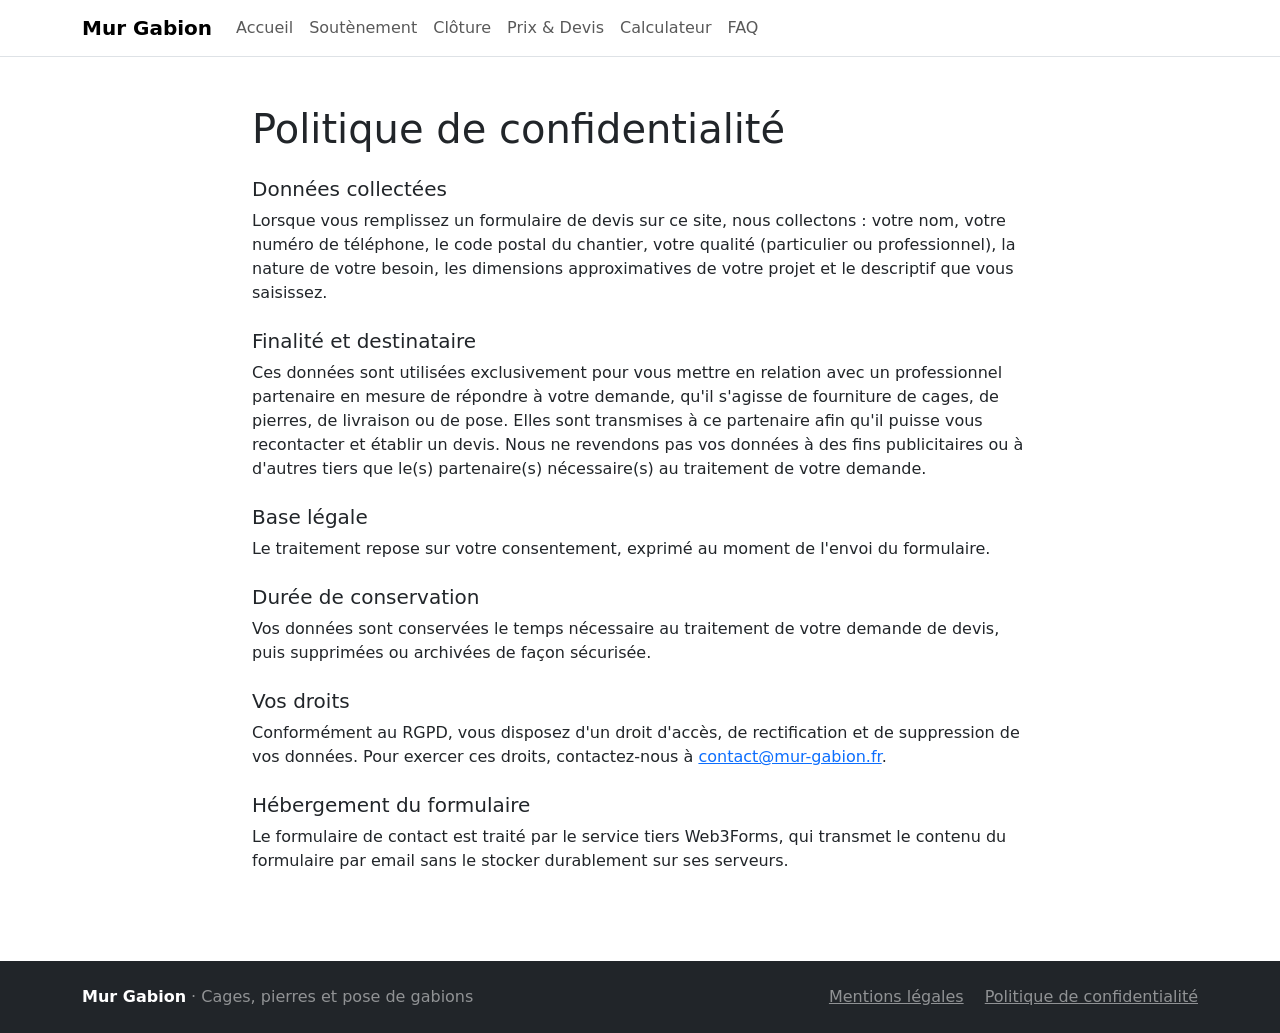
<file: politique-de-confidentialite/index.html>
<!DOCTYPE html>
<html lang="fr">
<head>
<meta charset="UTF-8">
<meta name="viewport" content="width=device-width, initial-scale=1.0">
<title>Politique de confidentialité | Mur Gabion</title>
<meta name="robots" content="noindex, follow">
<link href="https://cdn.jsdelivr.net/npm/bootstrap@5.3.3/dist/css/bootstrap.min.css" rel="stylesheet">
<link href="https://cdn.jsdelivr.net/npm/bootstrap-icons@1.11.3/font/bootstrap-icons.css" rel="stylesheet">
</head>
<body>

<nav class="navbar navbar-expand-lg navbar-light bg-white border-bottom">
  <div class="container">
    <a class="navbar-brand fw-bold" href="/">Mur Gabion</a>
    <button class="navbar-toggler" type="button" data-bs-toggle="collapse" data-bs-target="#nav">
      <span class="navbar-toggler-icon"></span>
    </button>
    <div class="collapse navbar-collapse" id="nav">
      <ul class="navbar-nav me-auto">
        <li class="nav-item"><a class="nav-link" href="/">Accueil</a></li>
        <li class="nav-item"><a class="nav-link" href="/mur-de-soutenement-en-gabion/">Soutènement</a></li>
        <li class="nav-item"><a class="nav-link" href="/cloture-en-gabion/">Clôture</a></li>
        <li class="nav-item"><a class="nav-link" href="/prix-mur-gabion-devis/">Prix &amp; Devis</a></li>
        <li class="nav-item"><a class="nav-link" href="/calculateur-gabion/">Calculateur</a></li>
        <li class="nav-item"><a class="nav-link" href="/faq-mur-gabion/">FAQ</a></li>
      </ul>
    </div>
  </div>
</nav>

<section class="py-5">
  <div class="container" style="max-width: 800px;">
    <h1 class="mb-4">Politique de confidentialité</h1>

    <h2 class="h5 mt-4">Données collectées</h2>
    <p>
      Lorsque vous remplissez un formulaire de devis sur ce site, nous collectons : votre nom,
      votre numéro de téléphone, le code postal du chantier, votre qualité (particulier ou
      professionnel), la nature de votre besoin, les dimensions approximatives de votre projet
      et le descriptif que vous saisissez.
    </p>

    <h2 class="h5 mt-4">Finalité et destinataire</h2>
    <p>
      Ces données sont utilisées exclusivement pour vous mettre en relation avec un professionnel
      partenaire en mesure de répondre à votre demande, qu'il s'agisse de fourniture de cages,
      de pierres, de livraison ou de pose. Elles sont transmises
      à ce partenaire afin qu'il puisse vous recontacter et établir un devis. Nous ne revendons
      pas vos données à des fins publicitaires ou à d'autres tiers que le(s) partenaire(s)
      nécessaire(s) au traitement de votre demande.
    </p>

    <h2 class="h5 mt-4">Base légale</h2>
    <p>
      Le traitement repose sur votre consentement, exprimé au moment de l'envoi du formulaire.
    </p>

    <h2 class="h5 mt-4">Durée de conservation</h2>
    <p>
      Vos données sont conservées le temps nécessaire au traitement de votre demande de devis,
      puis supprimées ou archivées de façon sécurisée.
    </p>

    <h2 class="h5 mt-4">Vos droits</h2>
    <p>
      Conformément au RGPD, vous disposez d'un droit d'accès, de rectification et de suppression
      de vos données. Pour exercer ces droits, contactez-nous à
      <a href="mailto:contact@mur-gabion.fr">contact@mur-gabion.fr</a>.
    </p>

    <h2 class="h5 mt-4">Hébergement du formulaire</h2>
    <p>
      Le formulaire de contact est traité par le service tiers Web3Forms, qui transmet le
      contenu du formulaire par email sans le stocker durablement sur ses serveurs.
    </p>
  </div>
</section>

<footer class="bg-dark text-white-50 py-4 mt-4">
  <div class="container d-flex flex-wrap justify-content-between gap-3">
    <div>
      <strong class="text-white">Mur Gabion</strong> · Cages, pierres et pose de gabions
    </div>
    <div>
      <a href="/mentions-legales/" class="text-white-50 me-3">Mentions légales</a>
      <a href="/politique-de-confidentialite/" class="text-white-50">Politique de confidentialité</a>
    </div>
  </div>
</footer>

<script src="https://cdn.jsdelivr.net/npm/bootstrap@5.3.3/dist/js/bootstrap.bundle.min.js"></script>
</body>
</html>
</file>
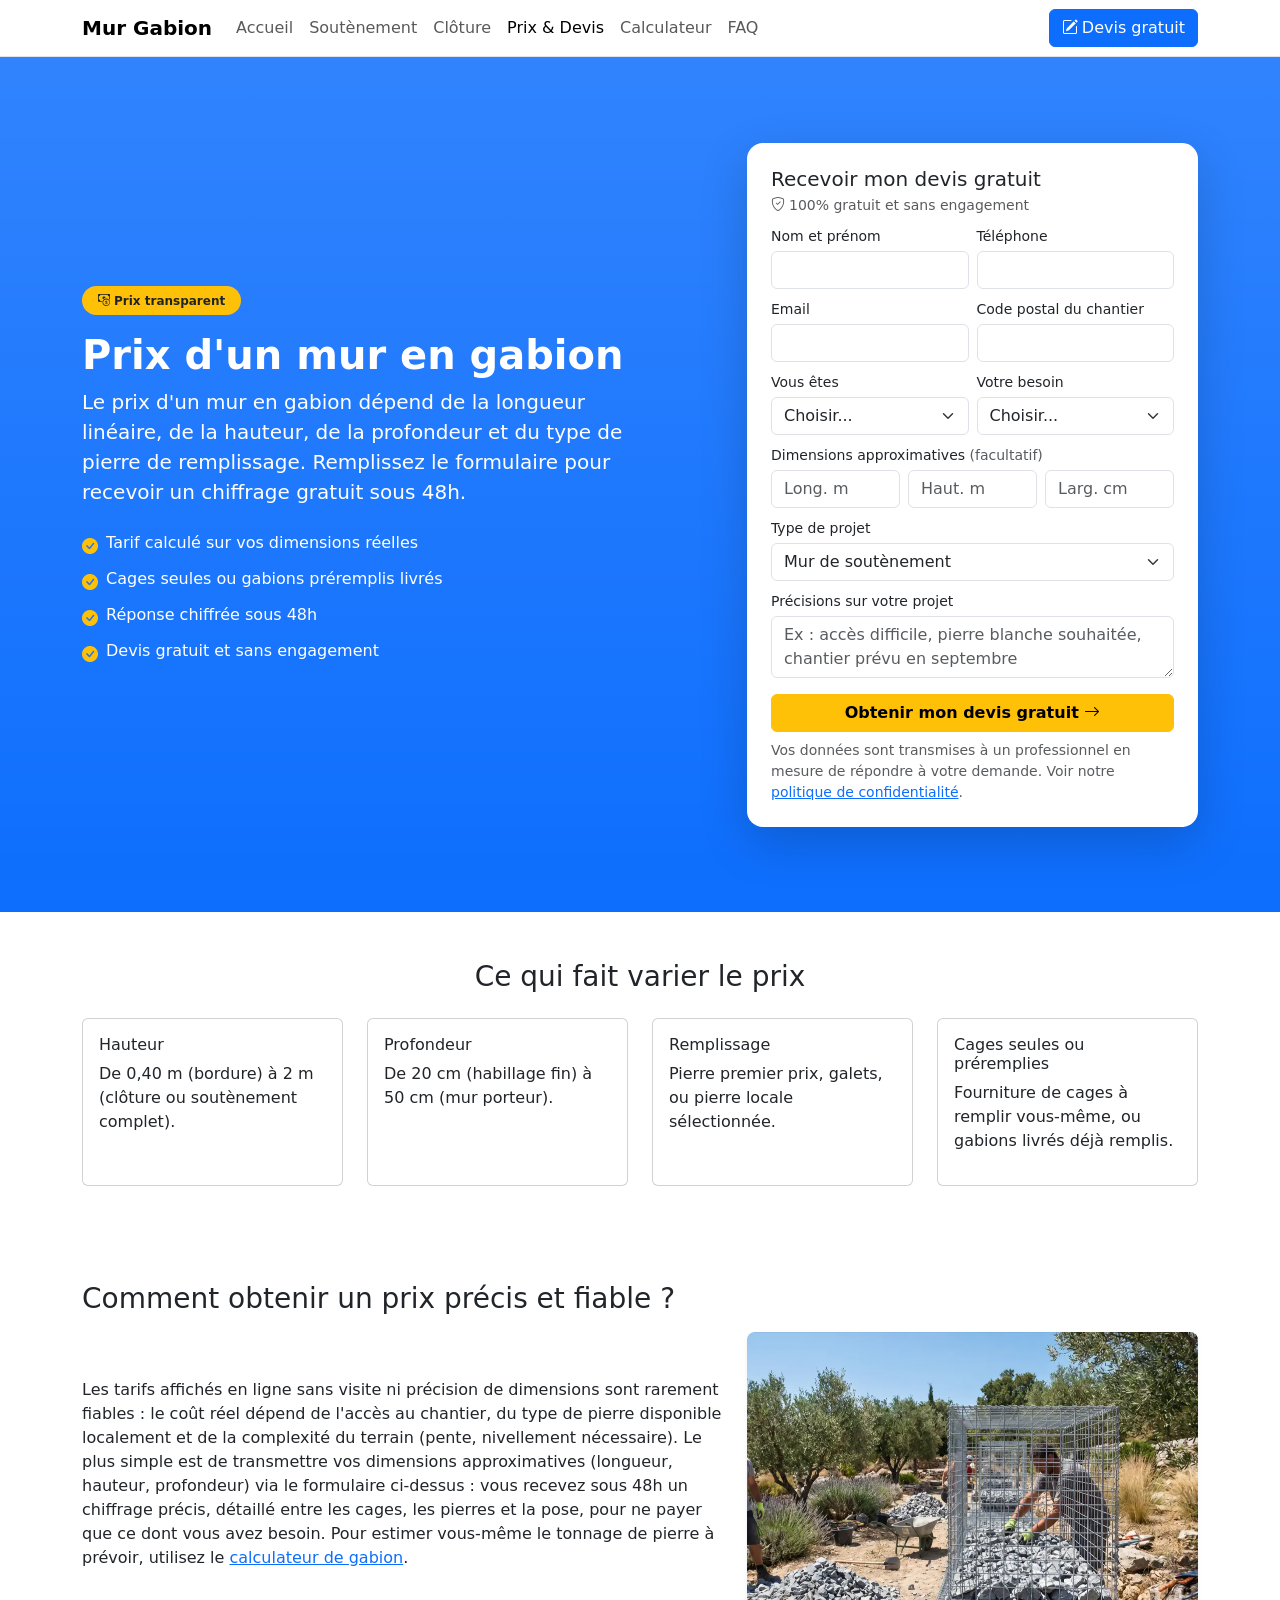
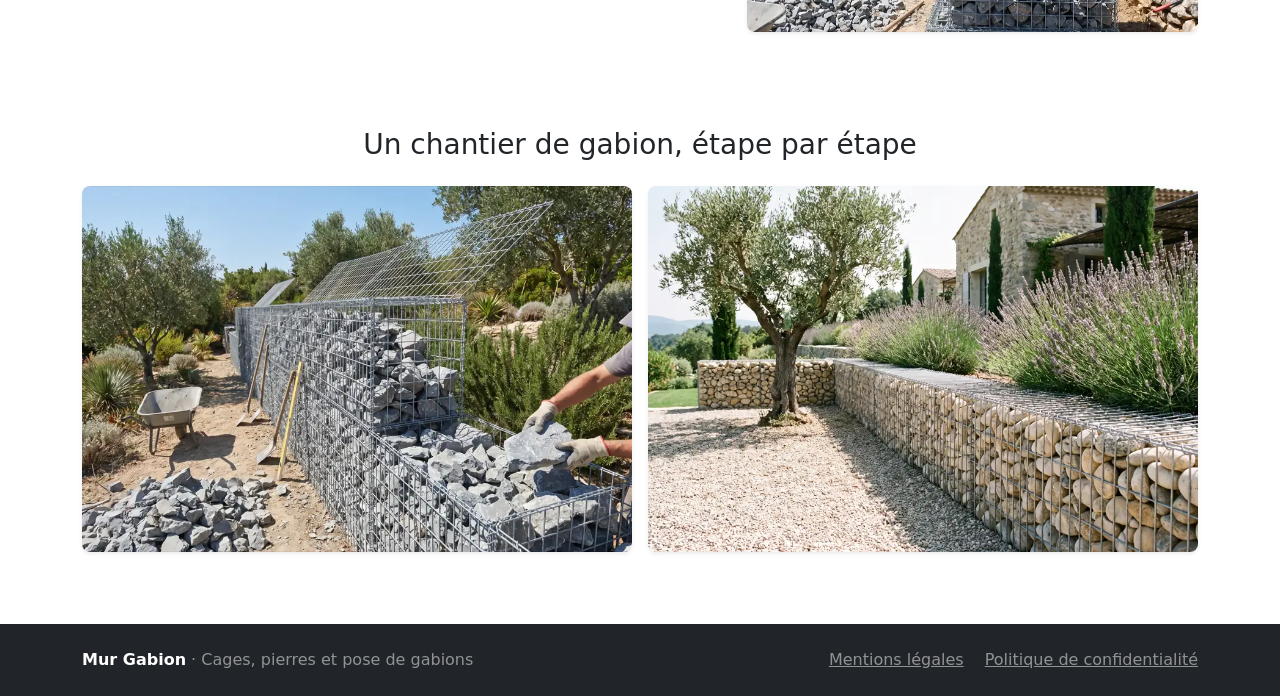
<file: prix-mur-gabion-devis/index.html>
<!DOCTYPE html>
<html lang="fr">
<head>
<meta charset="UTF-8">
<meta name="viewport" content="width=device-width, initial-scale=1.0">
<title>Prix d'un Mur en Gabion : Devis Gratuit | Mur Gabion</title>
<meta name="description" content="Prix d'un mur en gabion au mètre linéaire selon hauteur, profondeur et remplissage. Devis gratuit et sans engagement auprès d'un professionnel.">
<link rel="canonical" href="https://mur-gabion.fr/prix-mur-gabion-devis/">
<link href="https://cdn.jsdelivr.net/npm/bootstrap@5.3.3/dist/css/bootstrap.min.css" rel="stylesheet">
<link href="https://cdn.jsdelivr.net/npm/bootstrap-icons@1.11.3/font/bootstrap-icons.css" rel="stylesheet">
<script type="application/ld+json">
{
  "@context": "https://schema.org",
  "@type": "Service",
  "serviceType": "Devis mur en gabion",
  "areaServed": "France",
  "provider": {
    "@type": "Organization",
    "name": "Mur Gabion",
    "url": "https://mur-gabion.fr"
  }
}
</script>
</head>
<body>

<nav class="navbar navbar-expand-lg navbar-light bg-white border-bottom">
  <div class="container">
    <a class="navbar-brand fw-bold" href="/">Mur Gabion</a>
    <button class="navbar-toggler" type="button" data-bs-toggle="collapse" data-bs-target="#nav">
      <span class="navbar-toggler-icon"></span>
    </button>
    <div class="collapse navbar-collapse" id="nav">
      <ul class="navbar-nav me-auto">
        <li class="nav-item"><a class="nav-link" href="/">Accueil</a></li>
        <li class="nav-item"><a class="nav-link" href="/mur-de-soutenement-en-gabion/">Soutènement</a></li>
        <li class="nav-item"><a class="nav-link" href="/cloture-en-gabion/">Clôture</a></li>
        <li class="nav-item"><a class="nav-link active" href="/prix-mur-gabion-devis/">Prix &amp; Devis</a></li>
        <li class="nav-item"><a class="nav-link" href="/calculateur-gabion/">Calculateur</a></li>
        <li class="nav-item"><a class="nav-link" href="/faq-mur-gabion/">FAQ</a></li>
      </ul>
      <a href="#devis" class="btn btn-primary text-nowrap"><i class="bi bi-pencil-square me-1"></i>Devis gratuit</a>
    </div>
  </div>
</nav>

<section class="py-5 bg-primary bg-gradient text-white d-flex align-items-center" style="min-height: 95vh;">
  <div class="container w-100">
    <div class="row align-items-center gy-4">
      <div class="col-lg-6 order-2 order-lg-1">
        <span class="badge rounded-pill bg-warning text-dark px-3 py-2 mb-3"><i class="bi bi-cash-coin me-1"></i>Prix transparent</span>
        <h1 class="display-6 fw-bold">Prix d'un mur en gabion</h1>
        <p class="lead">
          Le prix d'un mur en gabion dépend de la longueur linéaire, de la hauteur, de la
          profondeur et du type de pierre de remplissage. Remplissez le formulaire pour recevoir
          un chiffrage gratuit sous 48h.
        </p>
        <ul class="list-unstyled mt-4">
          <li class="d-flex align-items-start mb-2"><i class="bi bi-check-circle-fill text-warning me-2 mt-1"></i><span>Tarif calculé sur vos dimensions réelles</span></li>
          <li class="d-flex align-items-start mb-2"><i class="bi bi-check-circle-fill text-warning me-2 mt-1"></i><span>Cages seules ou gabions préremplis livrés</span></li>
          <li class="d-flex align-items-start mb-2"><i class="bi bi-check-circle-fill text-warning me-2 mt-1"></i><span>Réponse chiffrée sous 48h</span></li>
          <li class="d-flex align-items-start mb-2"><i class="bi bi-check-circle-fill text-warning me-2 mt-1"></i><span>Devis gratuit et sans engagement</span></li>
        </ul>
      </div>
      <div class="col-lg-5 offset-lg-1 order-1 order-lg-2" id="devis">
        <div class="card border-0 shadow-lg rounded-4 sticky-top">
          <div class="card-body p-3 p-lg-4">
            <h2 class="h5 mb-1">Recevoir mon devis gratuit</h2>
            <p class="small text-muted mb-2"><i class="bi bi-shield-check me-1"></i>100% gratuit et sans engagement</p>
            <form action="https://api.web3forms.com/submit" method="POST">
              <input type="hidden" name="access_key" value="3280abd3-c7bb-4b3a-826a-b948847861eb">
              <input type="hidden" name="redirect" value="https://mur-gabion.fr/merci/">
              <input type="hidden" name="subject" value="Demande de devis - Prix mur gabion">
              <input type="checkbox" name="botcheck" class="d-none" style="display:none;" tabindex="-1" autocomplete="off">
              <div class="row g-2">
                <div class="col-6">
                  <label class="form-label small mb-1">Nom et prénom</label>
                  <input type="text" name="name" class="form-control" required>
                </div>
                <div class="col-6">
                  <label class="form-label small mb-1">Téléphone</label>
                  <input type="tel" name="phone" class="form-control" required>
                </div>
                <div class="col-6">
                  <label class="form-label small mb-1">Email</label>
                  <input type="email" name="email" class="form-control">
                </div>
                <div class="col-6">
                  <label class="form-label small mb-1">Code postal du chantier</label>
                  <input type="text" name="Code postal du chantier" class="form-control" required>
                </div>
                <div class="col-6">
                  <label class="form-label small mb-1">Vous êtes</label>
                  <select name="Vous etes" class="form-select" required>
                    <option value="">Choisir...</option>
                    <option>Particulier</option>
                    <option>Professionnel (maçon, paysagiste, TP, étanchéité)</option>
                  </select>
                </div>
                <div class="col-6">
                  <label class="form-label small mb-1">Votre besoin</label>
                  <select name="Votre besoin" class="form-select" required>
                    <option value="">Choisir...</option>
                    <option>Cages seules</option>
                    <option>Pierres seules</option>
                    <option>Cages + pierres</option>
                    <option>Fourniture + pose</option>
                    <option>Je ne sais pas encore</option>
                  </select>
                </div>
                <div class="col-12">
                  <label class="form-label small mb-1">Dimensions approximatives <span class="text-muted">(facultatif)</span></label>
                  <div class="row g-2">
                    <div class="col-4"><input type="number" step="0.1" min="0" name="Longueur (m)" class="form-control" placeholder="Long. m"></div>
                    <div class="col-4"><input type="number" step="0.1" min="0" name="Hauteur (m)" class="form-control" placeholder="Haut. m"></div>
                    <div class="col-4"><input type="number" step="1" min="0" name="Largeur (cm)" class="form-control" placeholder="Larg. cm"></div>
                  </div>
                </div>
                <div class="col-12">
                  <label class="form-label small mb-1">Type de projet</label>
                  <select name="Type de projet" class="form-select">
                    <option>Mur de soutènement</option>
                    <option>Clôture</option>
                    <option>Autre / je ne sais pas encore</option>
                  </select>
                </div>
                <div class="col-12">
                  <label class="form-label small mb-1">Précisions sur votre projet</label>
                  <textarea name="message" class="form-control" rows="2" placeholder="Ex : accès difficile, pierre blanche souhaitée, chantier prévu en septembre"></textarea>
                </div>
              </div>
              <button type="submit" class="btn btn-warning fw-bold w-100 mt-3">Obtenir mon devis gratuit <i class="bi bi-arrow-right"></i></button>
              <p class="form-text mt-2 mb-0">
                Vos données sont transmises à un professionnel en mesure de répondre à votre demande.
                Voir notre <a href="/politique-de-confidentialite/">politique de confidentialité</a>.
              </p>
            </form>
          </div>
        </div>
      </div>
    </div>
  </div>
</section>

<div class="container d-flex flex-column">
  <section class="py-5 order-2">
    <h2 class="h3 mb-3">Comment obtenir un prix précis et fiable ?</h2>
    <div class="row align-items-center g-4">
      <div class="col-lg-7">        <p>
          Les tarifs affichés en ligne sans visite ni précision de dimensions sont rarement fiables :
          le coût réel dépend de l'accès au chantier, du type de pierre disponible localement et de
          la complexité du terrain (pente, nivellement nécessaire). Le plus simple est de transmettre
          vos dimensions approximatives (longueur, hauteur, profondeur) via le formulaire ci-dessus :
          vous recevez sous 48h un chiffrage précis, détaillé entre les cages, les pierres et la
          pose, pour ne payer que ce dont vous avez besoin. Pour estimer vous-même le tonnage de
          pierre à prévoir, utilisez le <a href="/calculateur-gabion/">calculateur de gabion</a>.
        </p>
  
      </div>
      <div class="col-lg-5">
        <img src="/img/remplissage-cage-gabion-pierre-concassee.webp" width="900" height="600" alt="Remplissage d&#x27;une cage en gabion avec de la pierre concassée grise sur un chantier" class="img-fluid rounded-3 shadow-sm w-100" loading="lazy">
      </div>
    </div>
  </section>

  <section class="py-5 order-1">
    <h2 class="h3 mb-4 text-center">Ce qui fait varier le prix</h2>
    <div class="row g-4">
      <div class="col-md-3">
        <div class="card h-100">
          <div class="card-body">
            <h3 class="h6">Hauteur</h3>
            <p>De 0,40 m (bordure) à 2 m (clôture ou soutènement complet).</p>
          </div>
        </div>
      </div>
      <div class="col-md-3">
        <div class="card h-100">
          <div class="card-body">
            <h3 class="h6">Profondeur</h3>
            <p>De 20 cm (habillage fin) à 50 cm (mur porteur).</p>
          </div>
        </div>
      </div>
      <div class="col-md-3">
        <div class="card h-100">
          <div class="card-body">
            <h3 class="h6">Remplissage</h3>
            <p>Pierre premier prix, galets, ou pierre locale sélectionnée.</p>
          </div>
        </div>
      </div>
      <div class="col-md-3">
        <div class="card h-100">
          <div class="card-body">
            <h3 class="h6">Cages seules ou préremplies</h3>
            <p>Fourniture de cages à remplir vous-même, ou gabions livrés déjà remplis.</p>
          </div>
        </div>
      </div>
    </div>
  </section>

  <section class="py-5 order-3">
    <h2 class="h3 mb-4 text-center">Un chantier de gabion, étape par étape</h2>
    <div class="row g-3">
      <figure class="col-md-6 mb-0">
        <img src="/img/montage-mur-gabion-remplissage-a-la-main.webp" width="900" height="600" alt="Montage d&#x27;un mur en gabion : la pierre est placée à la main dans les cages" class="img-fluid rounded-3 shadow-sm w-100" loading="lazy">
      </figure>
      <figure class="col-md-6 mb-0">
        <img src="/img/cages-gabion-vides-et-pierres-chantier.webp" width="900" height="600" alt="Cages de gabion vides à côté d&#x27;un mur déjà rempli et d&#x27;un tas de pierres" class="img-fluid rounded-3 shadow-sm w-100" loading="lazy">
      </figure>
    </div>
  </section>
</div>

<footer class="bg-dark text-white-50 py-4 mt-4">
  <div class="container d-flex flex-wrap justify-content-between gap-3">
    <div>
      <strong class="text-white">Mur Gabion</strong> · Cages, pierres et pose de gabions
    </div>
    <div>
      <a href="/mentions-legales/" class="text-white-50 me-3">Mentions légales</a>
      <a href="/politique-de-confidentialite/" class="text-white-50">Politique de confidentialité</a>
    </div>
  </div>
</footer>

<script src="https://cdn.jsdelivr.net/npm/bootstrap@5.3.3/dist/js/bootstrap.bundle.min.js"></script>
</body>
</html>
</file>
